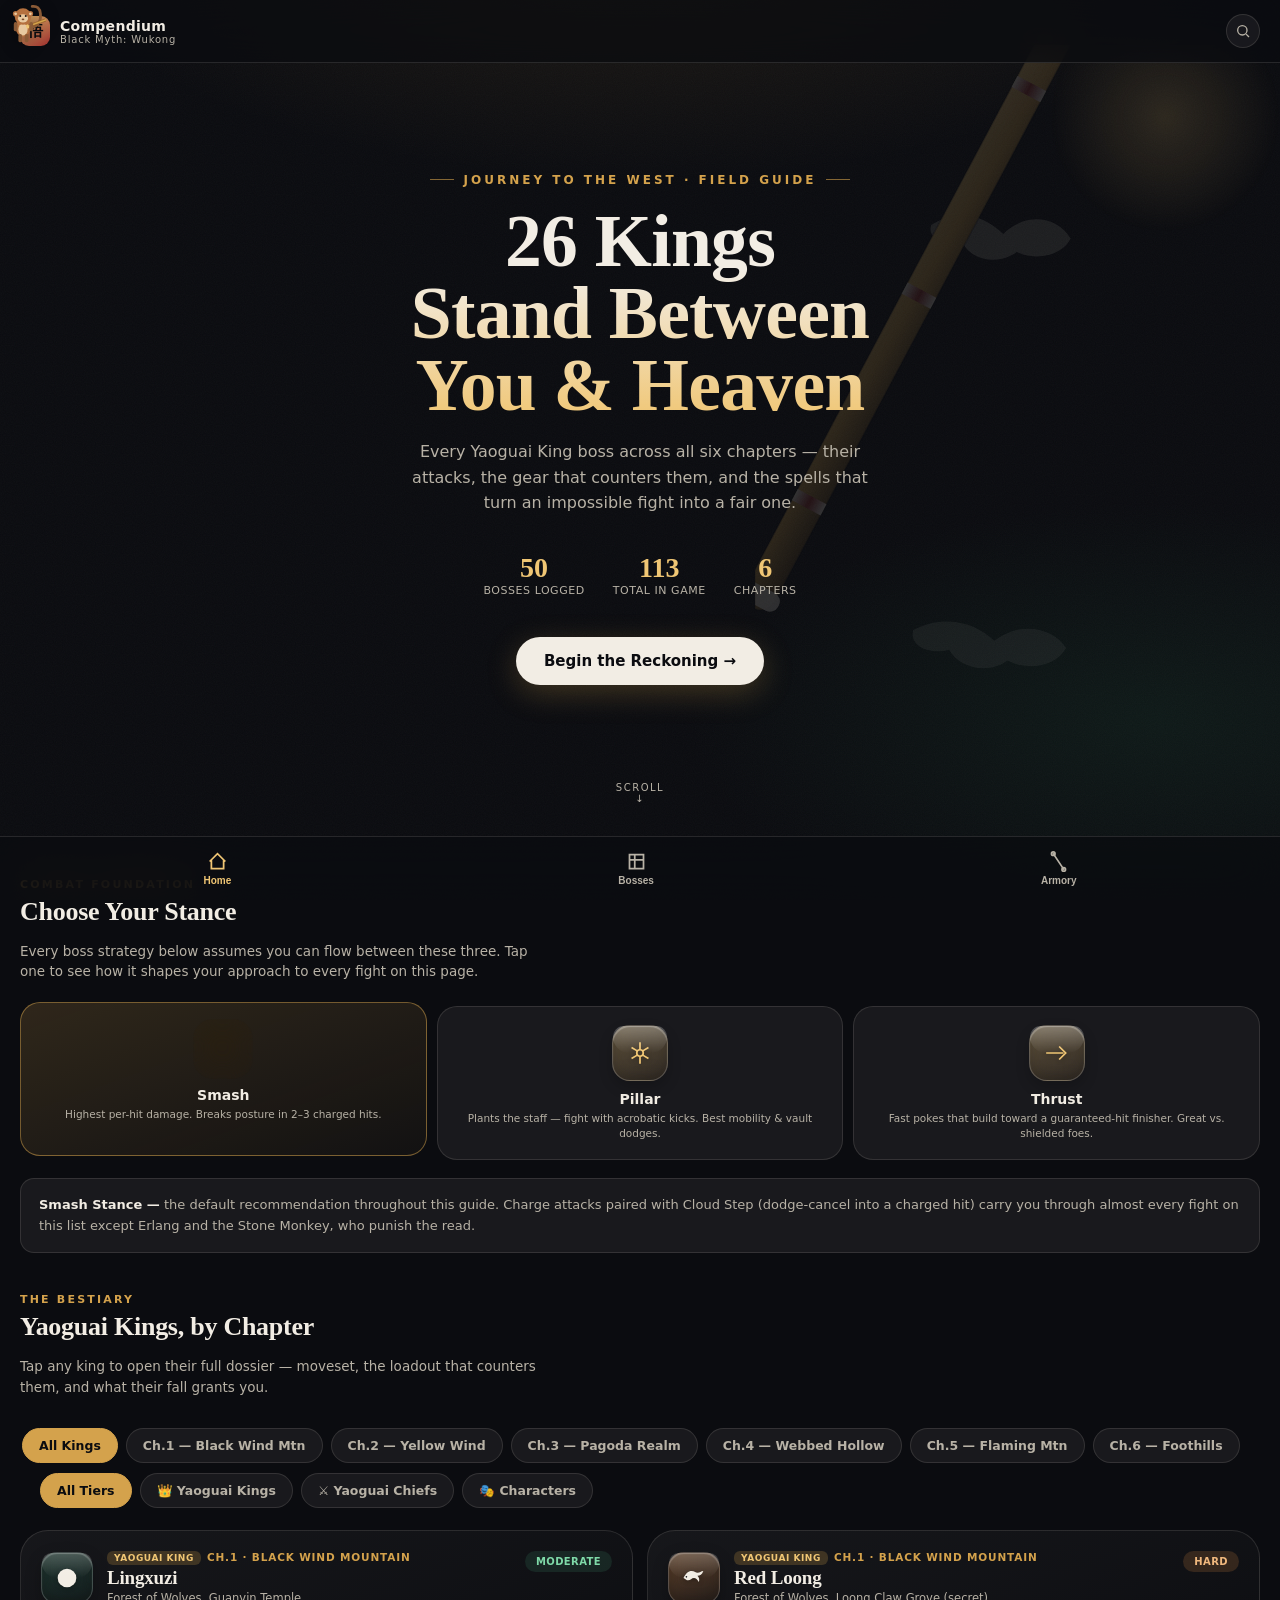
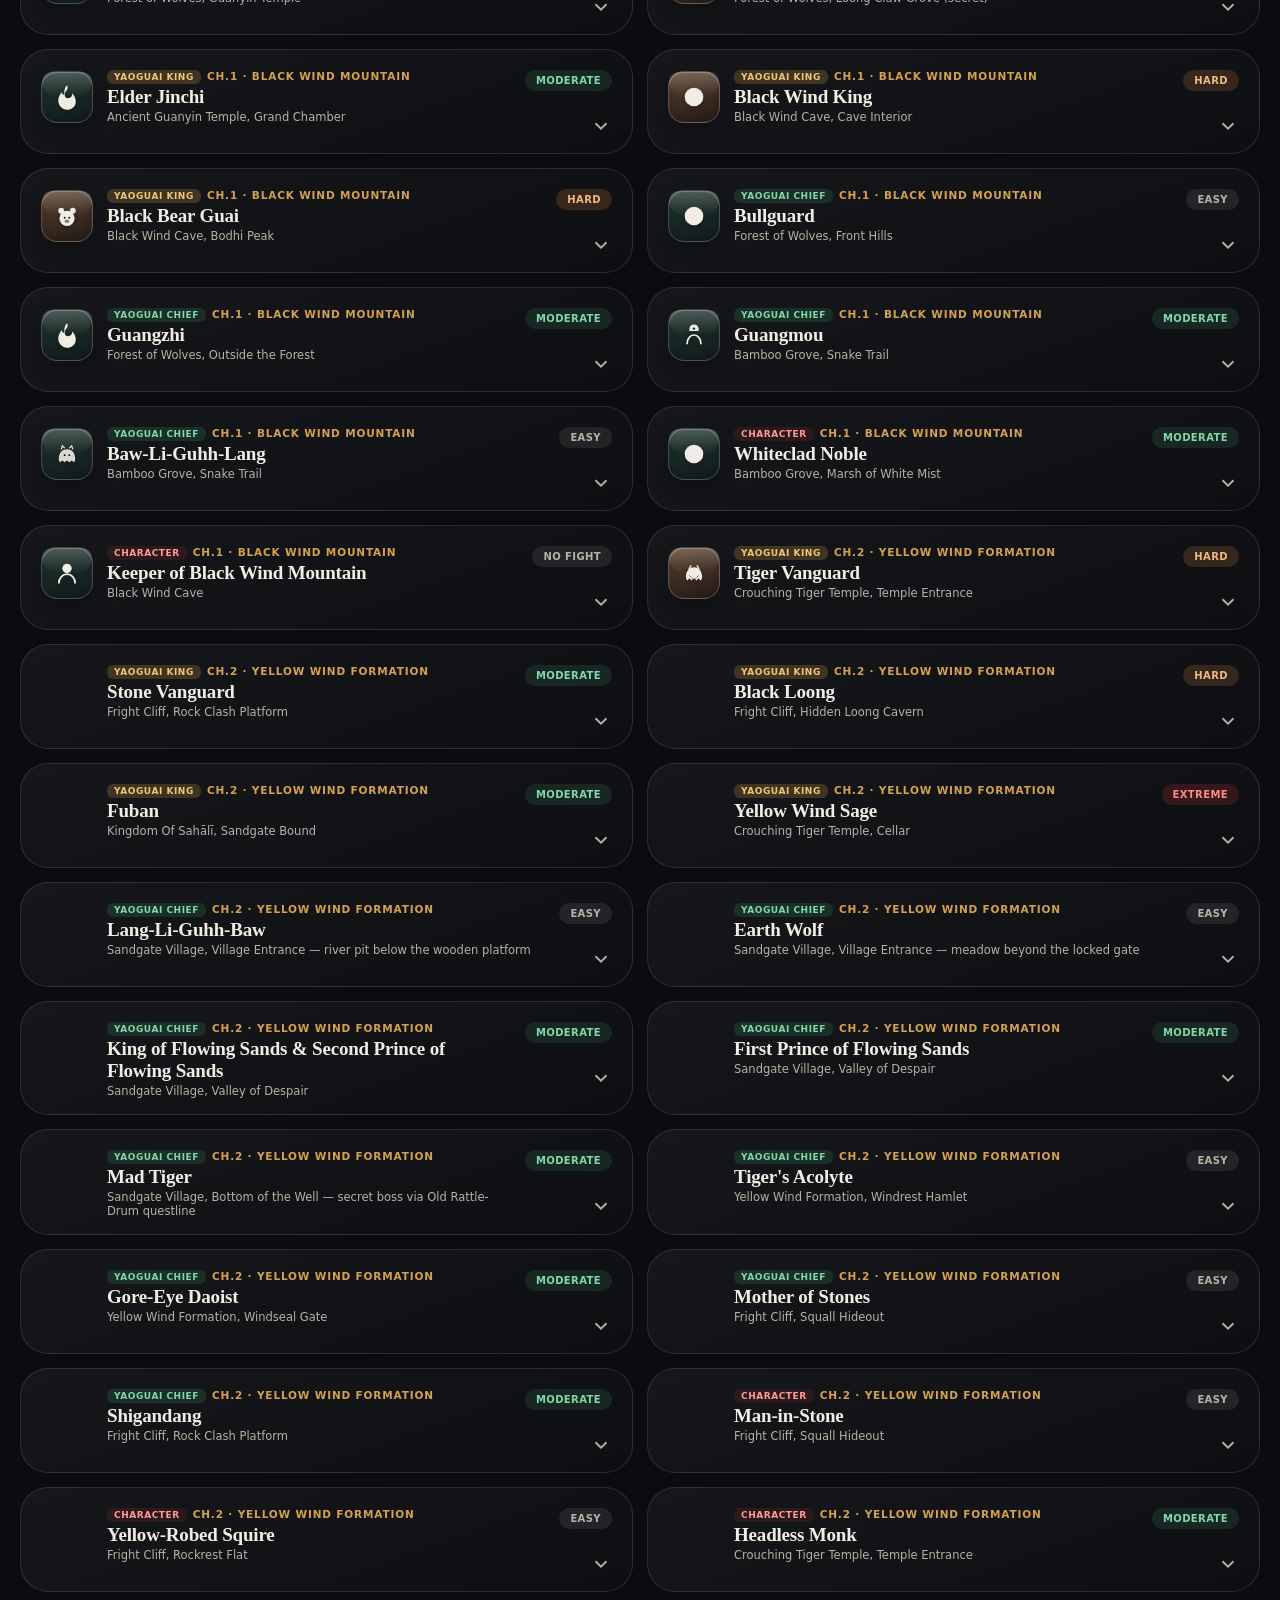
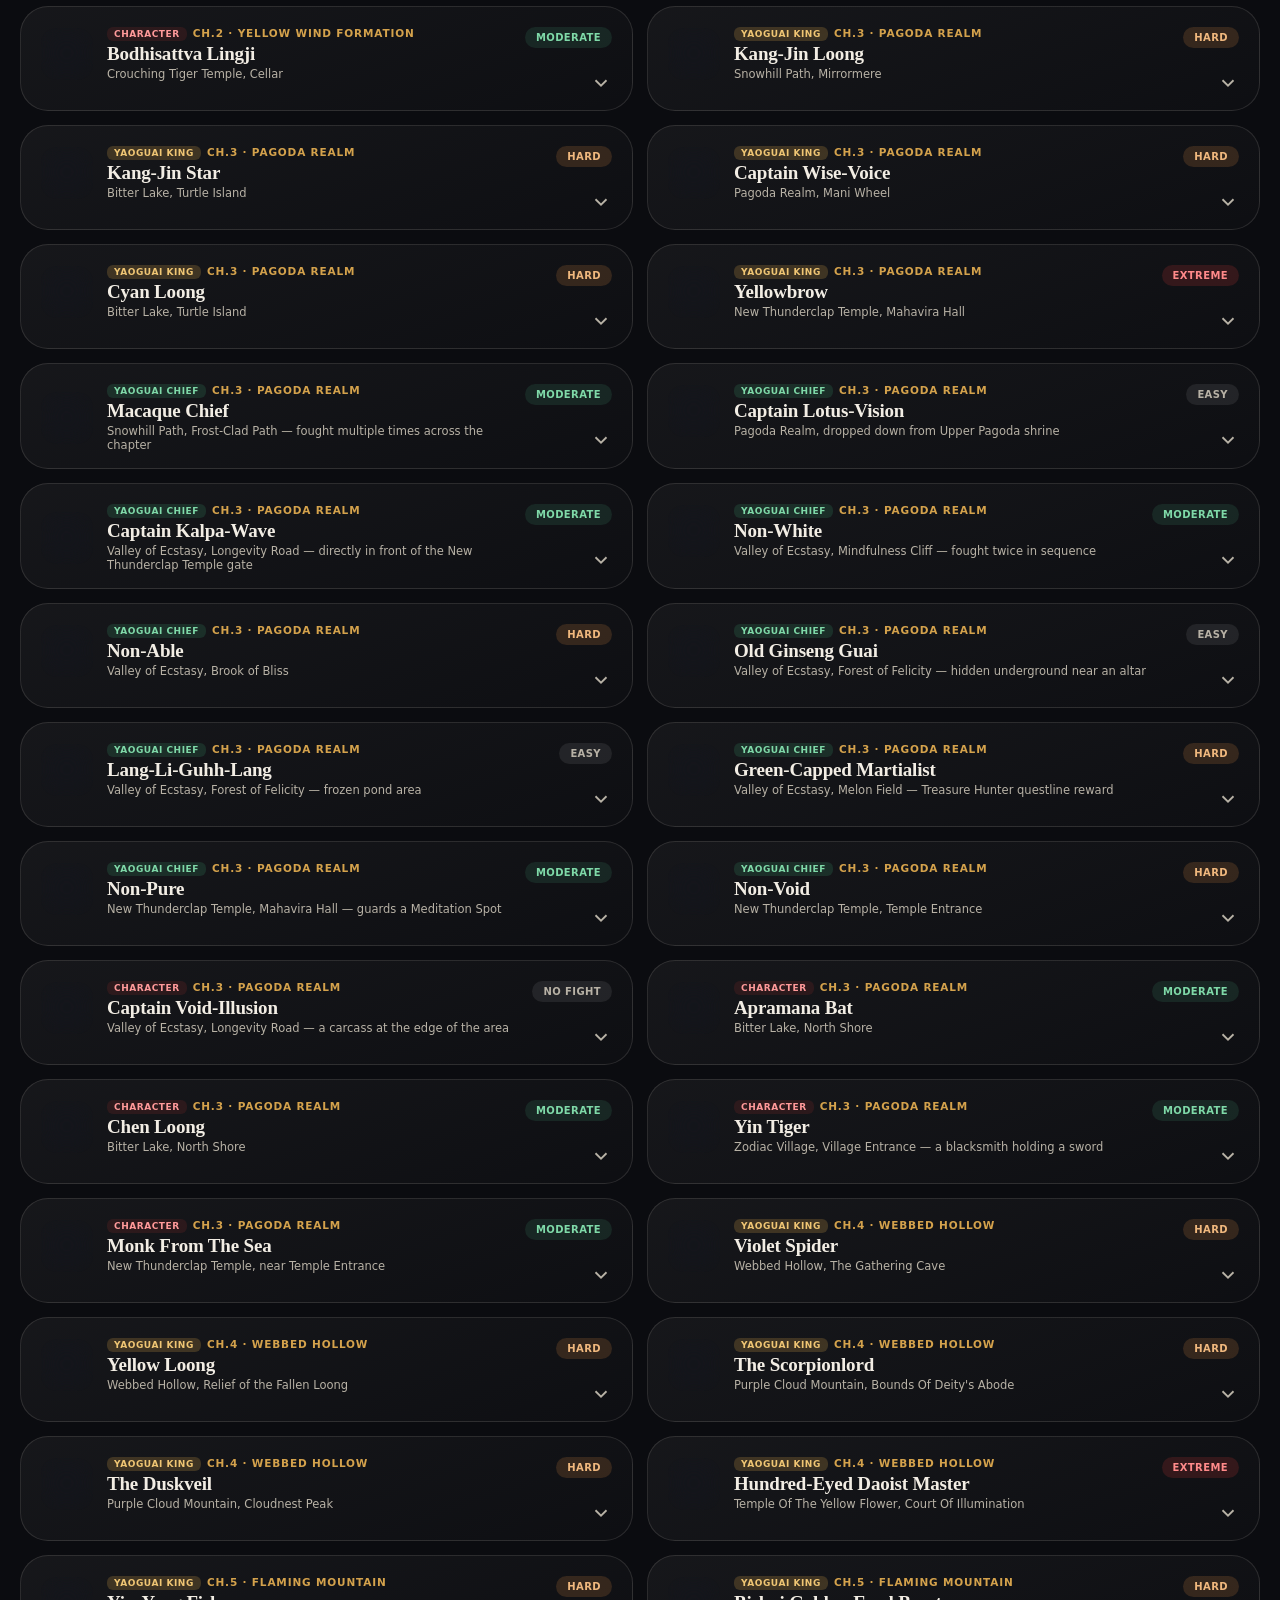
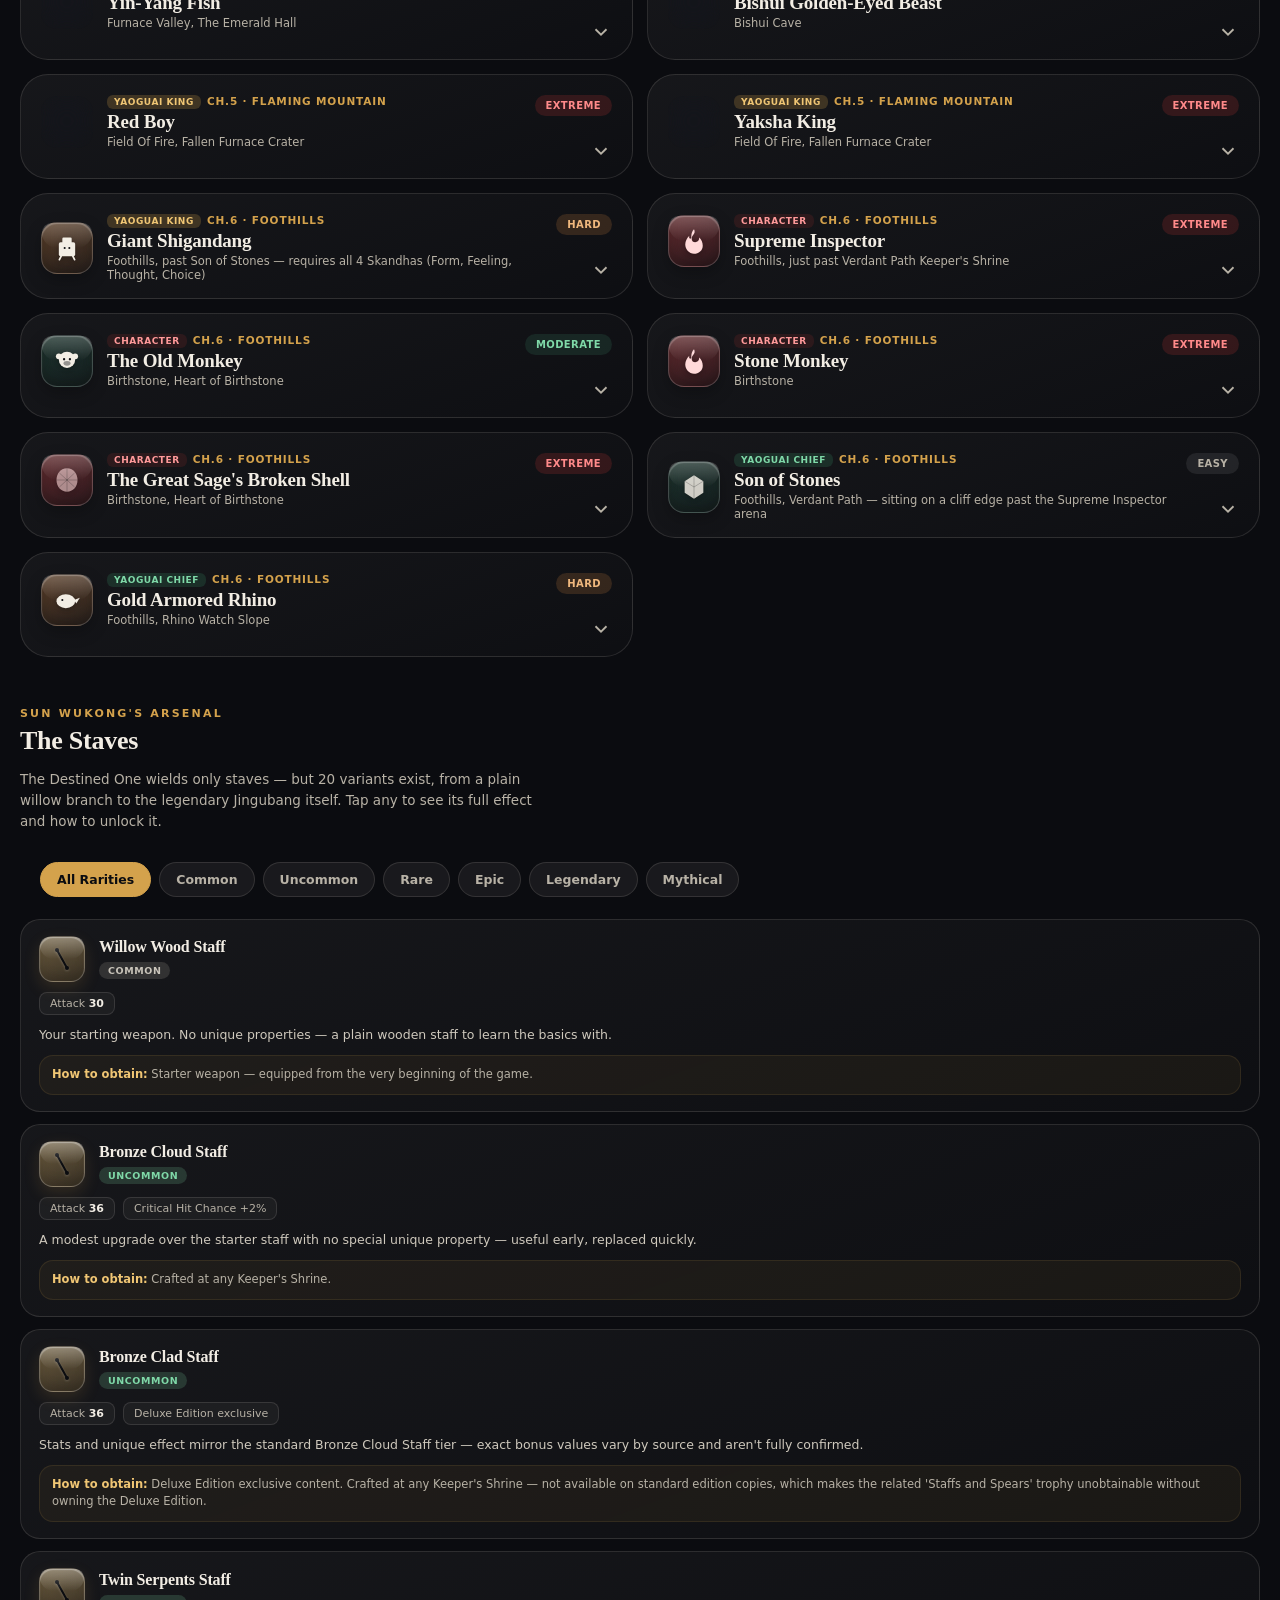
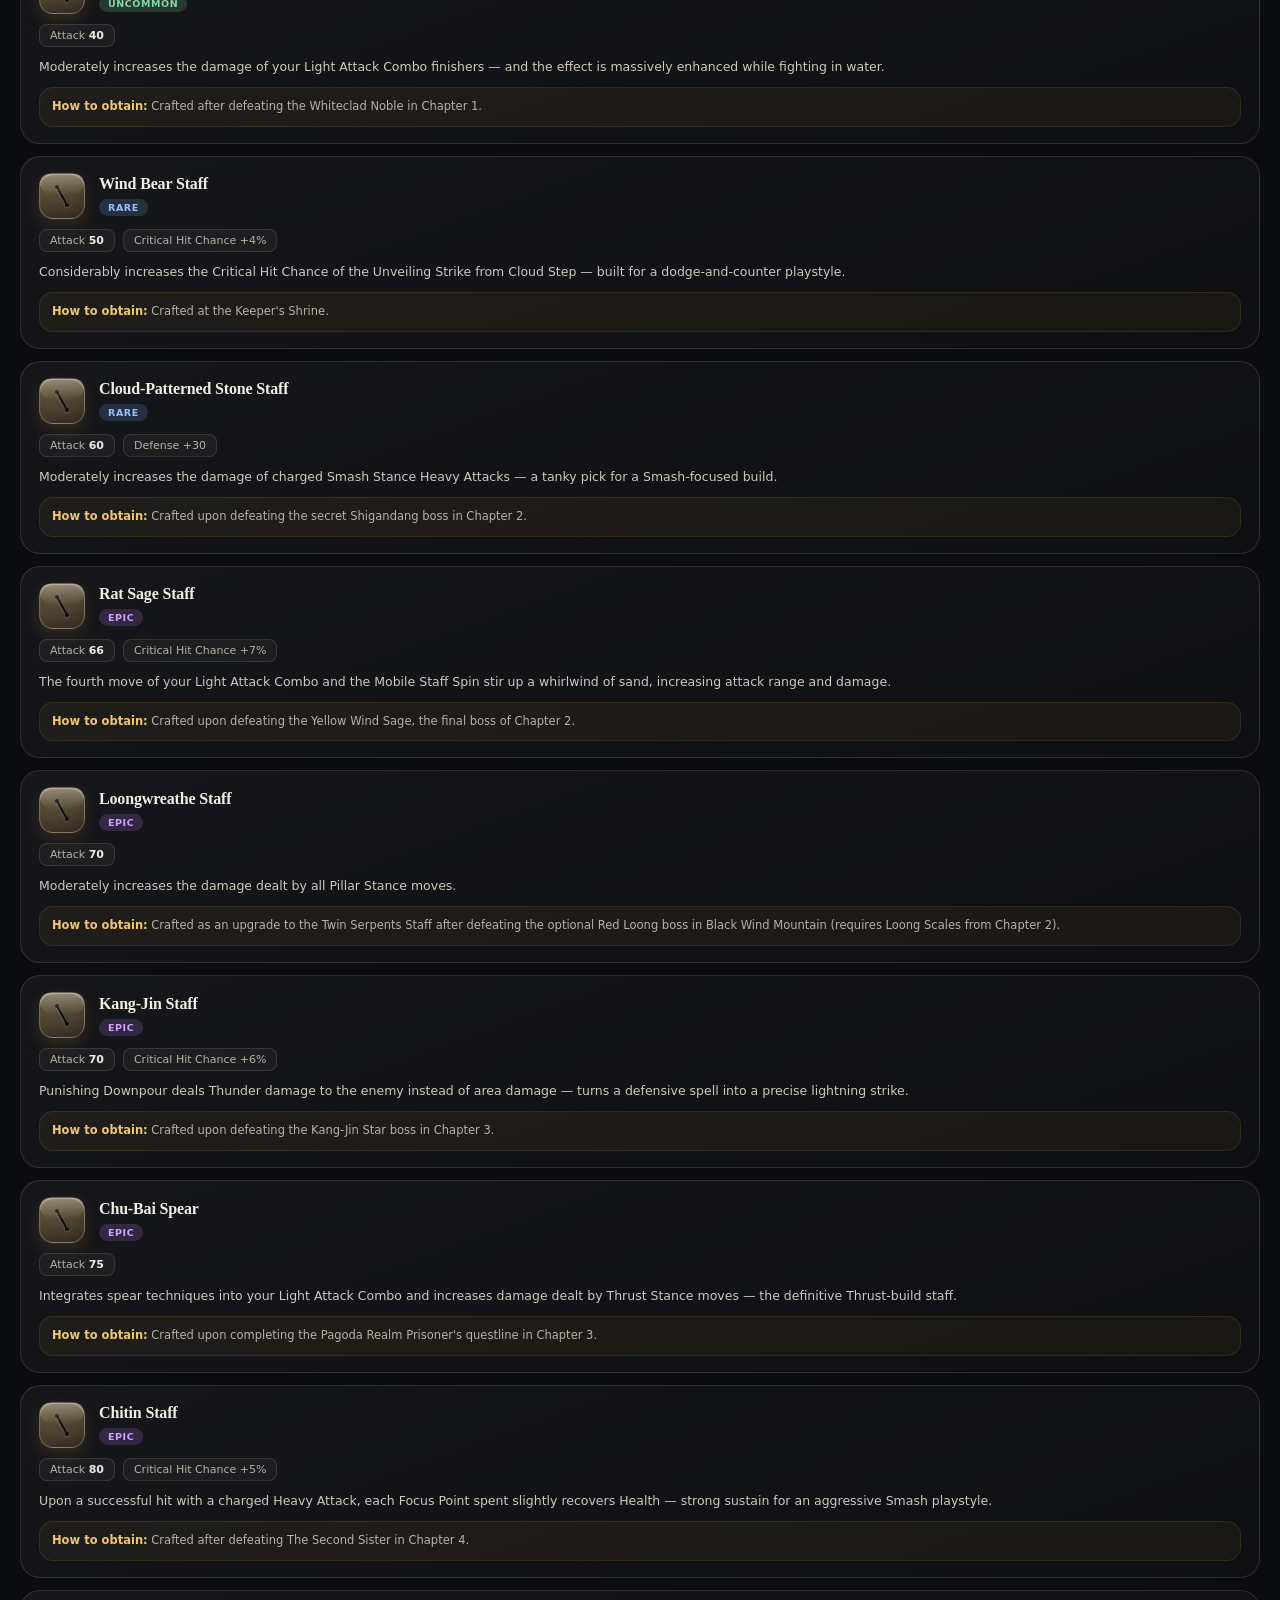
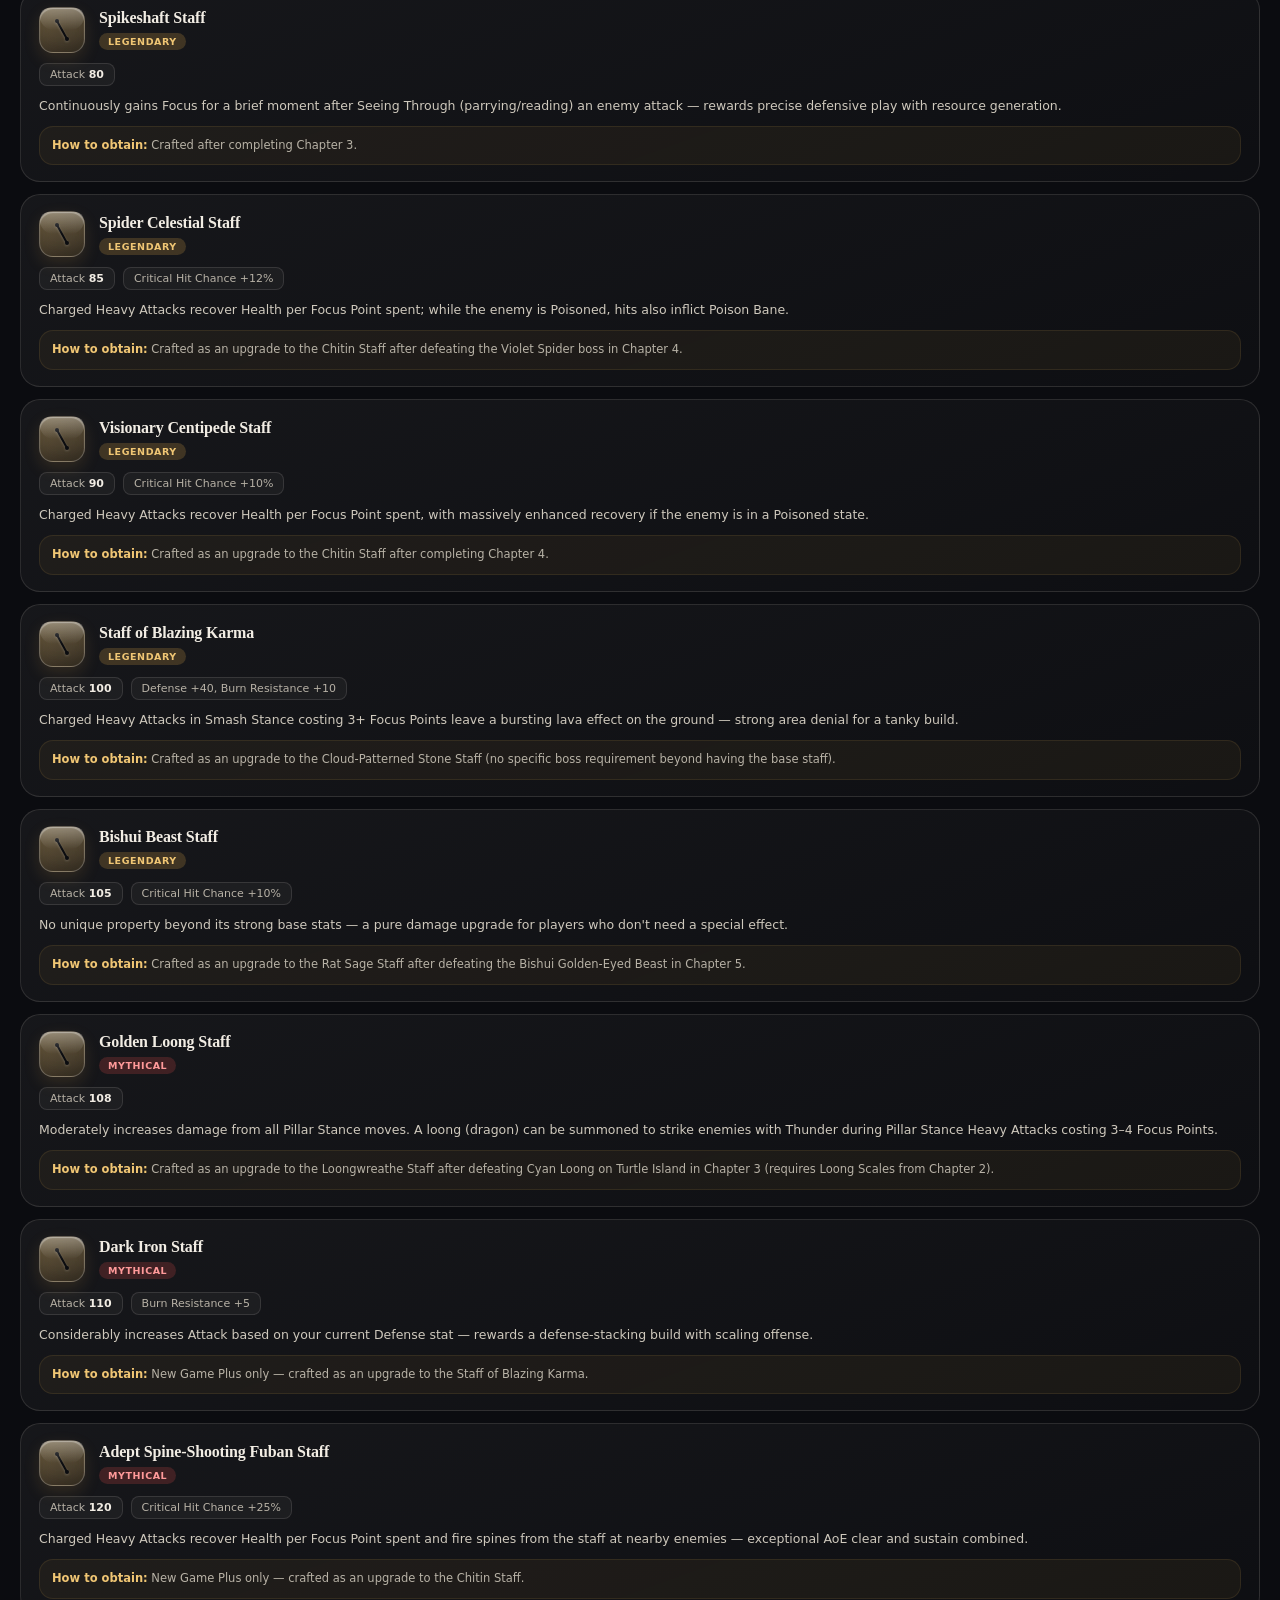
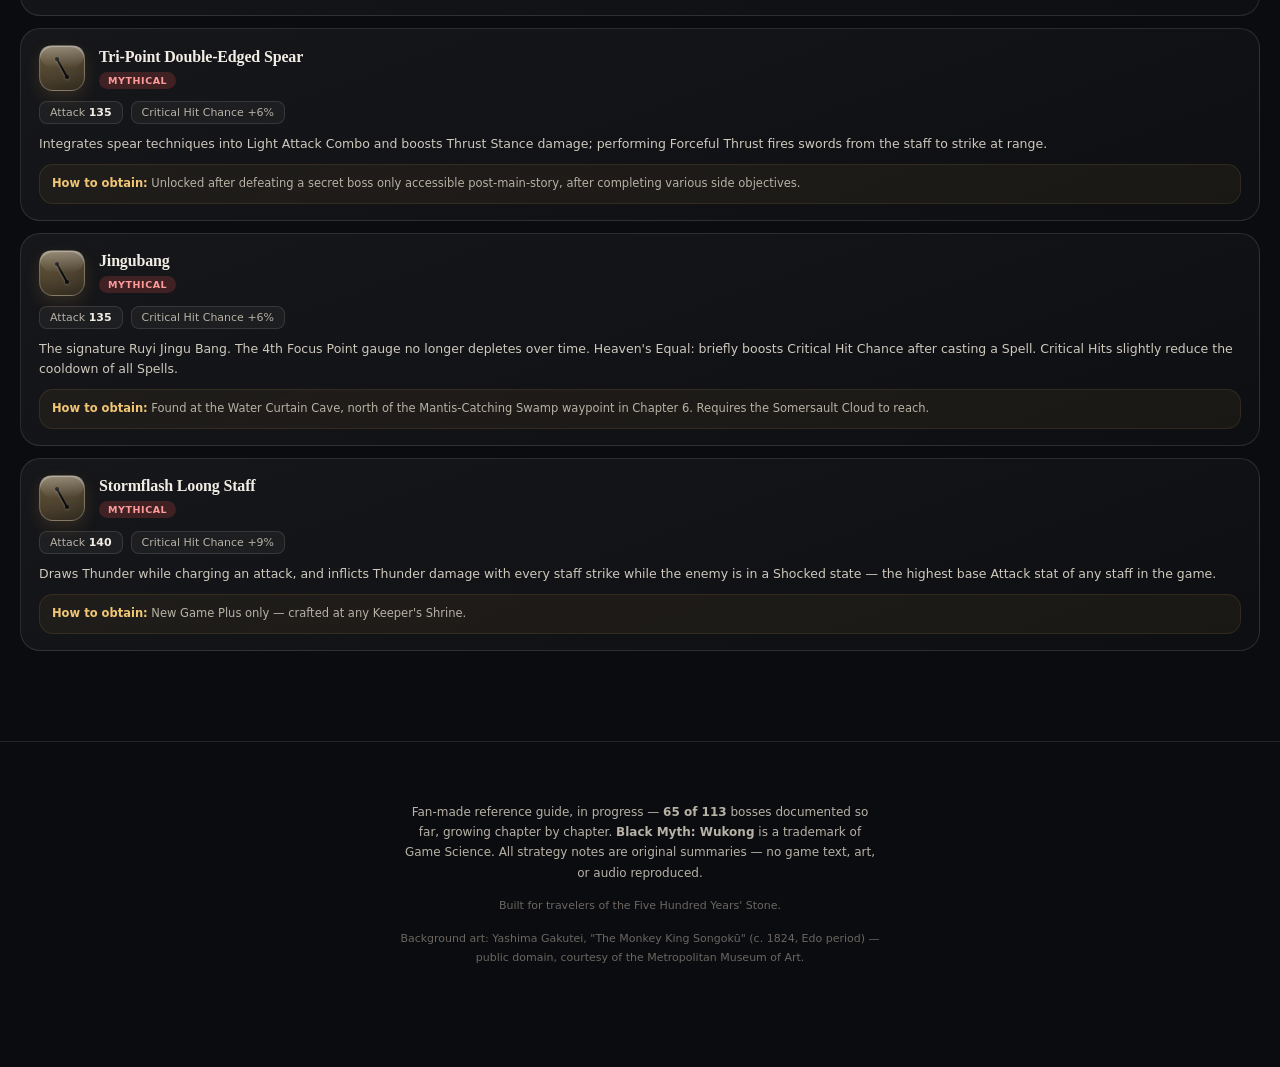
<file: wukong-compendium_7.html>
<!DOCTYPE html>
<html lang="en">
<head>
<meta charset="UTF-8">
<meta name="viewport" content="width=device-width, initial-scale=1.0, viewport-fit=cover">
<title>诸神录 · Compendium of Yaoguai Kings</title>
<style>
:root{
  --ink:#0B0C10;
  --ink-2:#14161B;
  --jade:#1B4332;
  --jade-light:#2D6A4F;
  --gold:#D4A24C;
  --gold-bright:#F0C674;
  --bone:#F2EDE4;
  --bone-dim:#B8B2A6;
  --cinnabar:#9B2C2C;
  --cinnabar-bright:#D14848;
  --glass:rgba(242,237,228,0.06);
  --glass-border:rgba(242,237,228,0.12);
  --r-lg:28px;
  --r-md:20px;
  --r-sm:14px;
}
*{box-sizing:border-box;-webkit-tap-highlight-color:transparent;}
html{scroll-behavior:smooth;}
body{
  margin:0;
  background:var(--ink);
  color:var(--bone);
  font-family:-apple-system,'SF Pro Text',"Inter",system-ui,sans-serif;
  overflow-x:hidden;
  -webkit-font-smoothing:antialiased;
}
@font-face{
  font-family:'DisplaySerif';
  src:local('Songti SC'),local('STSong'),local('Noto Serif SC');
}
.display{
  font-family:Georgia,'Songti SC','Noto Serif SC',serif;
  font-weight:700;
  letter-spacing:-0.01em;
}
::-webkit-scrollbar{width:0;height:0;}

/* ===== Background atmosphere ===== */
.atmosphere{
  position:fixed;inset:0;z-index:0;pointer-events:none;
  background:
    radial-gradient(ellipse 80% 50% at 50% -10%, rgba(212,162,76,0.12), transparent 60%),
    radial-gradient(ellipse 60% 40% at 90% 80%, rgba(27,67,50,0.25), transparent 60%),
    var(--ink);
}
.heritage-art{
  position:fixed;inset:0;z-index:0;pointer-events:none;
  background-image:url('https://cdn2.picryl.com/photo/1824/01/01/the-monkey-king-songoku-from-the-chinese-novel-journey-to-the-west-b0ac5a-1024.jpg');
  background-size:cover;
  background-position:center 20%;
  opacity:0.10;
  filter:sepia(40%) saturate(70%) brightness(0.7);
  mix-blend-mode:luminosity;
}
@media(max-width:640px){
  .heritage-art{opacity:0.07;background-position:center 10%;}
}
.grain{
  position:fixed;inset:0;z-index:1;pointer-events:none;opacity:0.035;
  background-image:url("data:image/svg+xml,%3Csvg xmlns='http://www.w3.org/2000/svg' width='100' height='100'%3E%3Cfilter id='n'%3E%3CfeTurbulence type='fractalNoise' baseFrequency='0.9' numOctaves='3' /%3E%3C/filter%3E%3Crect width='100%25' height='100%25' filter='url(%23n)'/%3E%3C/svg%3E");
}

/* ===== Staff watermark (original illustration, not game art) ===== */
.staff-watermark{
  position:fixed;top:0;right:0;z-index:0;pointer-events:none;
  width:min(70vw,640px);height:100vh;opacity:0.16;
  display:flex;align-items:center;justify-content:center;
  transform:translateX(18%);
}
.staff-watermark svg{width:100%;height:auto;max-height:90vh;}
@media(max-width:640px){
  .staff-watermark{opacity:0.10;width:90vw;transform:translateX(28%);}
}

/* ===== Top nav (iOS style) ===== */
.topnav{
  position:fixed;top:0;left:0;right:0;z-index:50;
  display:flex;align-items:center;justify-content:space-between;
  padding:14px 20px;
  backdrop-filter:blur(20px) saturate(150%);
  -webkit-backdrop-filter:blur(20px) saturate(150%);
  background:rgba(11,12,16,0.72);
  border-bottom:1px solid var(--glass-border);
}
.brand{display:flex;align-items:center;gap:10px;}
.brand-mark{
  width:30px;height:30px;border-radius:9px;
  background:linear-gradient(145deg,var(--gold-bright),var(--cinnabar));
  display:flex;align-items:center;justify-content:center;
  font-size:15px;font-weight:800;color:var(--ink);
}
.brand-text{font-size:14px;font-weight:600;letter-spacing:0.02em;}
.brand-text small{display:block;font-size:10px;color:var(--bone-dim);font-weight:400;letter-spacing:0.08em;}
.nav-search{
  width:34px;height:34px;border-radius:50%;
  background:var(--glass);border:1px solid var(--glass-border);
  display:flex;align-items:center;justify-content:center;
  color:var(--bone-dim);
}

/* ===== Hero ===== */
.hero{
  position:relative;z-index:2;
  min-height:92vh;
  display:flex;flex-direction:column;justify-content:center;align-items:center;
  text-align:center;
  padding:90px 24px 60px;
}
.hero-eyebrow{
  font-size:12px;letter-spacing:0.25em;text-transform:uppercase;
  color:var(--gold);font-weight:600;margin-bottom:18px;
  display:flex;align-items:center;gap:10px;
}
.hero-eyebrow::before,.hero-eyebrow::after{content:'';width:24px;height:1px;background:var(--gold);opacity:0.6;}
.hero h1{
  font-size:clamp(2.6rem,9vw,4.6rem);
  line-height:0.98;
  margin:0 0 18px;
  background:linear-gradient(180deg,var(--bone) 30%, var(--gold-bright) 100%);
  -webkit-background-clip:text;background-clip:text;color:transparent;
}
.hero p{
  max-width:480px;font-size:16px;line-height:1.6;color:var(--bone-dim);margin:0 0 36px;
}
.hero-stats{
  display:flex;gap:28px;margin-bottom:40px;
}
.hero-stat{text-align:center;}
.hero-stat .n{font-size:28px;font-weight:800;color:var(--gold-bright);font-family:Georgia,serif;}
.hero-stat .l{font-size:11px;color:var(--bone-dim);letter-spacing:0.05em;text-transform:uppercase;}
.hero-cta{
  display:inline-flex;align-items:center;gap:8px;
  padding:15px 28px;border-radius:100px;
  background:var(--bone);color:var(--ink);font-weight:600;font-size:15px;
  text-decoration:none;
  box-shadow:0 8px 30px rgba(212,162,76,0.25);
  transition:transform .25s cubic-bezier(.34,1.56,.64,1);
}
.hero-cta:active{transform:scale(0.95);}
.scroll-hint{
  position:absolute;bottom:24px;left:50%;transform:translateX(-50%);
  font-size:10px;color:var(--bone-dim);letter-spacing:0.15em;text-transform:uppercase;
  display:flex;flex-direction:column;align-items:center;gap:8px;
  animation:bob 2.4s ease-in-out infinite;
}
@keyframes bob{0%,100%{transform:translate(-50%,0);}50%{transform:translate(-50%,8px);}}

/* ===== Stance selector (signature element) ===== */
.stance-section{padding:50px 20px 30px;position:relative;z-index:2;}
.section-head{margin-bottom:24px;}
.section-head .eyebrow{font-size:11px;color:var(--gold);letter-spacing:0.2em;text-transform:uppercase;font-weight:600;}
.section-head h2{font-size:26px;margin:6px 0 8px;}
.section-head .sub{font-size:13.5px;color:var(--bone-dim);line-height:1.55;max-width:520px;}

.stance-grid{display:grid;grid-template-columns:repeat(3,1fr);gap:10px;margin-top:20px;}
.stance-card{
  position:relative;border-radius:var(--r-md);
  padding:18px 12px;text-align:center;cursor:pointer;
  background:var(--glass);border:1px solid var(--glass-border);
  transition:all .35s cubic-bezier(.34,1.2,.64,1);
}
.stance-card.active{
  background:linear-gradient(160deg, rgba(212,162,76,0.18), rgba(212,162,76,0.04));
  border-color:rgba(212,162,76,0.5);
  transform:translateY(-4px);
}
.stance-icon-wrap{
  position:relative;
  width:56px;height:56px;margin:0 auto 10px;border-radius:18px;
  display:flex;align-items:center;justify-content:center;
  background:linear-gradient(160deg, rgba(240,198,116,0.32), rgba(212,162,76,0.12));
  backdrop-filter:blur(12px) saturate(160%);
  -webkit-backdrop-filter:blur(12px) saturate(160%);
  border:1px solid rgba(255,255,255,0.18);
  box-shadow:
    inset 0 1px 1px rgba(255,255,255,0.3),
    inset 0 -6px 10px rgba(0,0,0,0.12),
    0 6px 14px rgba(0,0,0,0.2);
  overflow:visible;
  transition:transform .35s cubic-bezier(.34,1.2,.64,1), box-shadow .35s ease;
}
.stance-icon-wrap::before{
  content:'';position:absolute;top:0;left:0;right:0;height:50%;
  background:linear-gradient(180deg, rgba(255,255,255,0.28), rgba(255,255,255,0));
  border-radius:18px 18px 50% 50% / 18px 18px 100% 100%;
  pointer-events:none;
  z-index:2;
}
.stance-icon-wrap::after{
  content:'';position:absolute;inset:-14px;border-radius:50%;
  background:radial-gradient(circle, rgba(99,140,255,0.55), rgba(168,99,255,0.4) 45%, transparent 75%);
  opacity:0;filter:blur(6px);
  transition:opacity .4s ease;
  pointer-events:none;
  z-index:-1;
}
.stance-card:hover .stance-icon-wrap::after{opacity:1;}
.stance-card:hover .stance-icon-wrap{
  transform:translateY(-2px) scale(1.08);
  box-shadow:
    inset 0 1px 1px rgba(255,255,255,0.4),
    inset 0 -6px 10px rgba(0,0,0,0.1),
    0 4px 22px rgba(99,140,255,0.35),
    0 4px 22px rgba(168,99,255,0.25);
}
.stance-card.active .stance-icon-wrap{transform:scale(1.06);}
.stance-icon{position:relative;z-index:1;width:26px;height:26px;color:var(--gold-bright);filter:drop-shadow(0 1px 2px rgba(0,0,0,0.25));}

/* ===== Monkey companion ===== */
.monkey-companion{
  position:fixed;
  left:8px;
  top:50vh;
  z-index:60;
  width:46px;height:46px;
  pointer-events:auto;
  cursor:pointer;
  filter:drop-shadow(0 4px 8px rgba(0,0,0,0.4));
  will-change:left, top;
}
.monkey-inner{
  width:100%;height:100%;
  transition:transform .12s ease-out;
}
.monkey-companion svg{width:100%;height:100%;display:block;}
.monkey-companion.face-left .monkey-inner{transform:scaleX(-1);}

/* idle bob */
@keyframes monkeyIdle{
  0%,100%{transform:translateY(0) rotate(0deg);}
  50%{transform:translateY(-4px) rotate(-2deg);}
}
.monkey-companion.idle .monkey-inner{animation:monkeyIdle 1.8s ease-in-out infinite;}

/* walking / running limb swing */
@keyframes legSwingL{0%,100%{transform:rotate(28deg);}50%{transform:rotate(-28deg);}}
@keyframes legSwingR{0%,100%{transform:rotate(-28deg);}50%{transform:rotate(28deg);}}
@keyframes armSwingL{0%,100%{transform:rotate(-20deg);}50%{transform:rotate(20deg);}}
@keyframes armSwingR{0%,100%{transform:rotate(20deg);}50%{transform:rotate(-20deg);}}
.monkey-companion.walking .leg-l,
.monkey-companion.running .leg-l,
.monkey-companion.fleeing .leg-l{transform-origin:50px 78px;animation:legSwingL 0.4s ease-in-out infinite;}
.monkey-companion.walking .leg-r,
.monkey-companion.running .leg-r,
.monkey-companion.fleeing .leg-r{transform-origin:62px 78px;animation:legSwingR 0.4s ease-in-out infinite;}
.monkey-companion.running .leg-l,
.monkey-companion.fleeing .leg-l{animation-duration:0.18s;}
.monkey-companion.running .leg-r,
.monkey-companion.fleeing .leg-r{animation-duration:0.18s;}
.monkey-companion.walking .arm-l{transform-origin:38px 50px;animation:armSwingR 0.4s ease-in-out infinite;}
.monkey-companion.walking .arm-r{transform-origin:74px 50px;animation:armSwingL 0.4s ease-in-out infinite;}
.monkey-companion.fleeing .arm-l,
.monkey-companion.fleeing .arm-r{transform-origin:38px 48px;animation:armSwingR 0.18s ease-in-out infinite;}

/* staff swing attack */
.monkey-staff{transform-origin:74px 52px;transform:rotate(70deg);transition:transform .08s ease-out;}
@keyframes staffSwing{
  0%{transform:rotate(70deg);}
  35%{transform:rotate(-50deg);}
  60%{transform:rotate(20deg);}
  100%{transform:rotate(70deg);}
}
.monkey-companion.attacking .monkey-staff{animation:staffSwing 0.35s ease-in-out 2;}
.monkey-companion.attacking .arm-r{transform-origin:74px 50px;animation:armSwingL 0.35s ease-in-out 2;}
@keyframes attackHop{
  0%,100%{transform:translateY(0);}
  50%{transform:translateY(-8px);}
}
.monkey-companion.attacking .monkey-inner{animation:attackHop 0.35s ease-in-out 2;}

/* scratching head — silly reaction */
@keyframes scratchHead{
  0%,100%{transform:rotate(0deg) translateY(0);}
  20%{transform:rotate(-15deg) translateY(-6px);}
  40%{transform:rotate(10deg) translateY(-2px);}
  60%{transform:rotate(-12deg) translateY(-6px);}
  80%{transform:rotate(8deg) translateY(-1px);}
}
.monkey-companion.scratch .arm-r{transform-origin:74px 50px;animation:scratchHead 0.6s ease-in-out infinite;}
.monkey-companion.scratch .head{animation:monkeyIdle 0.6s ease-in-out infinite;}

/* dizzy spin — silly reaction */
@keyframes dizzySpin{0%{transform:rotate(0deg);}100%{transform:rotate(360deg);}}
.monkey-companion.dizzy .monkey-inner{animation:dizzySpin 0.5s linear 3;}

/* excited jump — silly reaction */
@keyframes excitedJump{
  0%,100%{transform:translateY(0) scale(1);}
  30%{transform:translateY(-22px) scale(1.05,0.95);}
  50%{transform:translateY(-26px) scale(0.95,1.08);}
  70%{transform:translateY(-10px) scale(1.05,0.95);}
}
.monkey-companion.jump .monkey-inner{animation:excitedJump 0.55s ease-out 2;}

/* dazed/excited markers */
.monkey-stars{
  position:absolute;top:-16px;left:50%;
  transform:translateX(-50%);
  font-size:14px;
  opacity:0;
  white-space:nowrap;
  transition:opacity .2s ease;
  pointer-events:none;
}
.monkey-companion.dizzy .monkey-stars,
.monkey-companion.scratch .monkey-stars,
.monkey-companion.fleeing .monkey-stars{opacity:1;}

@media(max-width:640px){
  .monkey-companion{width:36px;height:36px;}
}
.stance-card h3{font-size:14px;margin:0 0 4px;font-weight:700;}
.stance-card p{font-size:10.5px;color:var(--bone-dim);margin:0;line-height:1.4;}
.stance-note{
  margin-top:18px;padding:16px 18px;border-radius:var(--r-sm);
  background:var(--glass);border:1px solid var(--glass-border);
  font-size:13px;line-height:1.6;color:var(--bone-dim);
}
.stance-note b{color:var(--bone);}

/* ===== Chapter filter pills ===== */
.filter-row{
  display:flex;gap:8px;overflow-x:auto;padding:0 20px 4px;margin:30px 0 6px;
  scroll-snap-type:x proximity;
}
.filter-row::-webkit-scrollbar{display:none;}
.pill{
  flex:0 0 auto;padding:9px 16px;border-radius:100px;font-size:12.5px;font-weight:600;
  background:var(--glass);border:1px solid var(--glass-border);color:var(--bone-dim);
  white-space:nowrap;cursor:pointer;transition:all .2s;
  scroll-snap-align:start;
}
.pill.active{background:var(--gold);color:var(--ink);border-color:var(--gold);}

/* ===== Boss grid / cards ===== */
.boss-section{padding:10px 20px 40px;position:relative;z-index:2;}
.boss-grid{display:grid;grid-template-columns:1fr;gap:14px;margin-top:18px;}
.boss-card{
  border-radius:var(--r-lg);
  background:linear-gradient(160deg, rgba(242,237,228,0.05), rgba(242,237,228,0.015));
  border:1px solid var(--glass-border);
}
.boss-card.hidden{display:none;}
.boss-top{
  padding:20px 20px 16px;
  display:flex;justify-content:space-between;align-items:flex-start;
  gap:14px;
  cursor:pointer;
}
.boss-id{display:flex;align-items:center;gap:14px;}
.boss-glyph{
  position:relative;
  flex:0 0 auto;width:52px;height:52px;border-radius:16px;
  display:flex;align-items:center;justify-content:center;font-size:22px;
  background:linear-gradient(160deg, rgba(45,106,79,0.35), rgba(27,67,50,0.18));
  backdrop-filter:blur(12px) saturate(160%);
  -webkit-backdrop-filter:blur(12px) saturate(160%);
  border:1px solid rgba(255,255,255,0.18);
  box-shadow:
    inset 0 1px 1px rgba(255,255,255,0.25),
    inset 0 -6px 10px rgba(0,0,0,0.15),
    0 6px 16px rgba(0,0,0,0.25);
  overflow:visible;
  transition:transform .35s cubic-bezier(.34,1.4,.64,1), box-shadow .35s ease;
}
.boss-glyph::before{
  content:'';position:absolute;top:0;left:0;right:0;height:50%;
  background:linear-gradient(180deg, rgba(255,255,255,0.22), rgba(255,255,255,0));
  border-radius:16px 16px 50% 50% / 16px 16px 100% 100%;
  pointer-events:none;
  z-index:2;
}
.boss-glyph::after{
  content:'';position:absolute;inset:-14px;border-radius:50%;
  background:radial-gradient(circle, rgba(99,140,255,0.55), rgba(168,99,255,0.4) 45%, transparent 75%);
  opacity:0;filter:blur(6px);
  transition:opacity .4s ease;
  pointer-events:none;
  z-index:-1;
}
.boss-top:hover .boss-glyph::after{opacity:1;}
.boss-top:hover .boss-glyph{
  transform:translateY(-2px) scale(1.05);
  box-shadow:
    inset 0 1px 1px rgba(255,255,255,0.35),
    inset 0 -6px 10px rgba(0,0,0,0.12),
    0 4px 22px rgba(99,140,255,0.35),
    0 4px 22px rgba(168,99,255,0.25);
}
.boss-card[data-difficulty="extreme"] .boss-glyph{background:linear-gradient(160deg, rgba(212,74,74,0.4), rgba(155,44,44,0.18));}
.boss-card[data-difficulty="hard"] .boss-glyph{background:linear-gradient(160deg, rgba(201,127,62,0.38), rgba(138,85,39,0.16));}
.tier-badge{
  display:inline-block;font-size:9px;font-weight:800;letter-spacing:0.06em;text-transform:uppercase;
  padding:2px 7px;border-radius:6px;margin-right:6px;vertical-align:middle;
}
.tier-badge.king{background:rgba(212,162,76,0.22);color:var(--gold-bright);}
.tier-badge.chief{background:rgba(45,106,79,0.3);color:#7fd9a8;}
.tier-badge.character{background:rgba(155,44,44,0.18);color:#ff9a9a;}
.boss-name-wrap .chapter-tag{font-size:10.5px;color:var(--gold);letter-spacing:0.08em;text-transform:uppercase;font-weight:600;}

/* ===== Boss icon (SVG, replaces plain glyph text) ===== */
.boss-glyph svg{position:relative;z-index:1;width:28px;height:28px;color:var(--bone);filter:drop-shadow(0 1px 2px rgba(0,0,0,0.3));}
.boss-card[data-difficulty="extreme"] .boss-glyph svg{color:#ffd9d9;}

/* ===== Armory / Weapons section ===== */
.armory-section{padding:10px 20px 50px;position:relative;z-index:2;}
.weapon-grid{display:grid;grid-template-columns:1fr;gap:12px;margin-top:18px;}
.weapon-card{
  border-radius:var(--r-md);
  background:linear-gradient(160deg, rgba(242,237,228,0.05), rgba(242,237,228,0.015));
  border:1px solid var(--glass-border);
  padding:16px 18px;
}
.weapon-top{display:flex;align-items:center;gap:14px;margin-bottom:10px;}
.weapon-icon{
  position:relative;
  flex:0 0 auto;width:46px;height:46px;border-radius:14px;
  display:flex;align-items:center;justify-content:center;
  background:linear-gradient(160deg, rgba(240,198,116,0.4), rgba(212,162,76,0.18));
  backdrop-filter:blur(12px) saturate(160%);
  -webkit-backdrop-filter:blur(12px) saturate(160%);
  border:1px solid rgba(255,255,255,0.22);
  box-shadow:
    inset 0 1px 1px rgba(255,255,255,0.35),
    inset 0 -6px 10px rgba(0,0,0,0.1),
    0 6px 16px rgba(212,162,76,0.15);
  overflow:visible;
  transition:transform .35s cubic-bezier(.34,1.4,.64,1), box-shadow .35s ease;
}
.weapon-icon::before{
  content:'';position:absolute;top:0;left:0;right:0;height:50%;
  background:linear-gradient(180deg, rgba(255,255,255,0.3), rgba(255,255,255,0));
  border-radius:14px 14px 50% 50% / 14px 14px 100% 100%;
  pointer-events:none;
  z-index:2;
}
.weapon-icon::after{
  content:'';position:absolute;inset:-12px;border-radius:50%;
  background:radial-gradient(circle, rgba(99,140,255,0.55), rgba(168,99,255,0.4) 45%, transparent 75%);
  opacity:0;filter:blur(6px);
  transition:opacity .4s ease;
  pointer-events:none;
  z-index:-1;
}
.weapon-card:hover .weapon-icon::after{opacity:1;}
.weapon-card:hover .weapon-icon{
  transform:translateY(-2px) scale(1.05);
  box-shadow:
    inset 0 1px 1px rgba(255,255,255,0.4),
    inset 0 -6px 10px rgba(0,0,0,0.08),
    0 4px 22px rgba(99,140,255,0.35),
    0 4px 22px rgba(168,99,255,0.25);
}
.weapon-icon svg{position:relative;z-index:1;width:24px;height:24px;color:var(--ink);filter:drop-shadow(0 1px 1px rgba(255,255,255,0.2));}
.weapon-name-wrap{flex:1;min-width:0;}
.weapon-name-wrap h4{margin:0 0 3px;font-size:16px;font-family:Georgia,'Songti SC',serif;font-weight:700;}
.rarity-pill{
  display:inline-block;font-size:9.5px;font-weight:800;letter-spacing:0.06em;text-transform:uppercase;
  padding:3px 9px;border-radius:100px;

}
.rarity-common{background:rgba(184,178,166,0.18);color:#c9c4ba;}
.rarity-uncommon{background:rgba(127,217,168,0.18);color:#7fd9a8;}
.rarity-rare{background:rgba(110,168,255,0.18);color:#9bbfff;}
.rarity-epic{background:rgba(186,120,255,0.18);color:#cfa3ff;}
.rarity-legendary{background:rgba(212,162,76,0.22);color:var(--gold-bright);}
.rarity-mythical{background:rgba(212,74,74,0.22);color:#ff9a9a;}
.weapon-stats{display:flex;gap:8px;margin-bottom:10px;flex-wrap:wrap;}
.stat-chip{font-size:11px;padding:4px 10px;border-radius:8px;background:rgba(255,255,255,0.04);color:var(--bone-dim);border:1px solid var(--glass-border);}
.stat-chip b{color:var(--bone);}
.weapon-effect{font-size:12.5px;line-height:1.6;color:#cfc9bd;margin:0 0 10px;}
.weapon-source{font-size:11.5px;line-height:1.55;color:var(--bone-dim);padding:10px 12px;border-radius:var(--r-sm);background:rgba(212,162,76,0.06);border:1px solid rgba(212,162,76,0.12);}
.weapon-source b{color:var(--gold-bright);}
.boss-name-wrap h3{margin:2px 0 2px;font-size:19px;font-family:Georgia,'Songti SC',serif;font-weight:700;}
.boss-name-wrap .loc{font-size:11.5px;color:var(--bone-dim);}
.difficulty-badge{
  flex:0 0 auto;padding:5px 11px;border-radius:100px;font-size:10px;font-weight:700;
  text-transform:uppercase;letter-spacing:0.04em;
  background:rgba(255,255,255,0.08);color:var(--bone-dim);
}
.boss-card[data-difficulty="extreme"] .difficulty-badge{background:rgba(155,44,44,0.25);color:#ff8a8a;}
.boss-card[data-difficulty="hard"] .difficulty-badge{background:rgba(201,127,62,0.2);color:#f0b87e;}
.boss-card[data-difficulty="moderate"] .difficulty-badge{background:rgba(45,106,79,0.25);color:#7fd9a8;}

.chevron{
  width:22px;height:22px;color:var(--bone-dim);
  transition:transform .35s cubic-bezier(.5,0,.2,1);flex:0 0 auto;margin-top:14px;
}
.boss-card.open .chevron{transform:rotate(180deg);}

.boss-body{
  max-height:0;overflow:hidden;
  transition:max-height .45s cubic-bezier(.5,0,.2,1);
}
.boss-card.open .boss-body{max-height:2400px;}
.boss-body-inner{padding:0 20px 24px;}

.desc{font-size:13.5px;line-height:1.65;color:#cfc9bd;margin:0 0 18px;}

.tag-row{display:flex;flex-wrap:wrap;gap:6px;margin-bottom:18px;}
.tag{
  font-size:11px;padding:5px 10px;border-radius:8px;
  background:rgba(212,162,76,0.12);color:var(--gold-bright);
  border:1px solid rgba(212,162,76,0.2);font-weight:600;
}
.tag.danger{background:rgba(155,44,44,0.15);color:#ff9a9a;border-color:rgba(155,44,44,0.25);}

.loadout-grid{display:grid;grid-template-columns:1fr 1fr;gap:10px;margin-bottom:16px;}
.loadout-box{
  background:rgba(255,255,255,0.03);border:1px solid var(--glass-border);
  border-radius:var(--r-sm);padding:12px 14px;
}
.loadout-box .lbl{font-size:9.5px;text-transform:uppercase;letter-spacing:0.08em;color:var(--gold);font-weight:700;margin-bottom:6px;display:flex;align-items:center;gap:5px;}
.loadout-box ul{margin:0;padding:0;list-style:none;}
.loadout-box li{font-size:12px;color:#dcd6c9;line-height:1.55;padding-left:12px;position:relative;margin-bottom:3px;}
.loadout-box li::before{content:'';position:absolute;left:0;top:8px;width:4px;height:4px;border-radius:50%;background:var(--gold);}

.phase-block{margin-bottom:14px;}
.phase-block .lbl{font-size:9.5px;text-transform:uppercase;letter-spacing:0.08em;color:#ff9a9a;font-weight:700;margin-bottom:6px;}
.phase-block p{font-size:12.5px;color:#cfc9bd;line-height:1.6;margin:0;}

.reward-strip{
  display:flex;align-items:center;gap:10px;margin-top:14px;
  padding:12px 14px;border-radius:var(--r-sm);
  background:linear-gradient(120deg, rgba(212,162,76,0.08), transparent);
  border:1px solid rgba(212,162,76,0.15);
}
.reward-strip .ic{font-size:18px;}
.reward-strip .txt{font-size:12px;color:var(--bone-dim);line-height:1.5;}
.reward-strip .txt b{color:var(--gold-bright);}

/* ===== Footer ===== */
.footer{
  position:relative;z-index:2;padding:60px 24px 100px;text-align:center;
  border-top:1px solid var(--glass-border);margin-top:40px;
}
.footer p{font-size:12px;color:var(--bone-dim);line-height:1.7;max-width:480px;margin:0 auto;}
.footer .credit{margin-top:14px;font-size:11px;color:#6b6660;}

/* ===== Bottom tab bar (iOS) ===== */
.tabbar{
  position:fixed;bottom:0;left:0;right:0;z-index:50;
  display:flex;justify-content:space-around;
  padding:10px 10px calc(10px + env(safe-area-inset-bottom));
  backdrop-filter:blur(24px) saturate(160%);
  -webkit-backdrop-filter:blur(24px) saturate(160%);
  background:rgba(11,12,16,0.78);
  border-top:1px solid var(--glass-border);
}
.tab{
  display:flex;flex-direction:column;align-items:center;gap:3px;
  color:var(--bone-dim);font-size:10px;font-weight:600;
  background:none;border:none;padding:4px 16px;cursor:pointer;
}
.tab.active{color:var(--gold-bright);}
.tab svg{width:21px;height:21px;}

@media(min-width:680px){
  .boss-grid{grid-template-columns:1fr 1fr;}
  .loadout-grid{grid-template-columns:1fr 1fr 1fr;}
}
</style>
</head>
<body>

<div class="atmosphere"></div>
<div class="heritage-art"></div>
<div class="grain"></div>
<div class="staff-watermark">
  <svg viewBox="0 0 400 900" fill="none" xmlns="http://www.w3.org/2000/svg">
    <defs>
      <linearGradient id="staffBody" x1="0%" y1="0%" x2="100%" y2="100%">
        <stop offset="0%" stop-color="#F0C674"/>
        <stop offset="45%" stop-color="#D4A24C"/>
        <stop offset="100%" stop-color="#5a4220"/>
      </linearGradient>
      <radialGradient id="glowTop" cx="50%" cy="50%" r="50%">
        <stop offset="0%" stop-color="#F0C674" stop-opacity="0.9"/>
        <stop offset="100%" stop-color="#F0C674" stop-opacity="0"/>
      </radialGradient>
      <linearGradient id="ringGrad" x1="0%" y1="0%" x2="100%" y2="0%">
        <stop offset="0%" stop-color="#F2EDE4"/>
        <stop offset="50%" stop-color="#9B2C2C"/>
        <stop offset="100%" stop-color="#F2EDE4"/>
      </linearGradient>
    </defs>

    <!-- soft glow halo at top of staff -->
    <circle cx="300" cy="80" r="130" fill="url(#glowTop)"/>

    <!-- cloud wisps -->
    <path d="M40 200c30-20 60-10 80 10 25-25 60-20 75 5-10 20-40 25-60 15-20 15-50 10-60-10-20 5-40-5-35-20z"
          fill="#F2EDE4" opacity="0.5"/>
    <path d="M20 650c35-18 70-8 90 12 28-22 65-15 80 8-12 22-45 25-65 14-22 16-55 8-65-12-22 6-45-4-40-22z"
          fill="#F2EDE4" opacity="0.35"/>

    <!-- main staff shaft, diagonal -->
    <rect x="-40" y="60" width="36" height="760" rx="18"
          transform="rotate(28 300 450)"
          fill="url(#staffBody)" stroke="#0B0C10" stroke-width="2" stroke-opacity="0.3"/>

    <!-- decorative rings along the shaft -->
    <g transform="rotate(28 300 450)">
      <rect x="-40" y="160" width="36" height="14" fill="url(#ringGrad)"/>
      <rect x="-40" y="420" width="36" height="14" fill="url(#ringGrad)"/>
      <rect x="-40" y="680" width="36" height="14" fill="url(#ringGrad)"/>
    </g>

    <!-- end caps -->
    <g transform="rotate(28 300 450)">
      <rect x="-46" y="44" width="48" height="22" rx="10" fill="#F2EDE4" opacity="0.9"/>
      <rect x="-46" y="794" width="48" height="22" rx="10" fill="#F2EDE4" opacity="0.9"/>
    </g>
  </svg>
</div>

<nav class="topnav">
  <div class="brand">
    <div class="brand-mark">悟</div>
    <div class="brand-text">Compendium<small>Black Myth: Wukong</small></div>
  </div>
  <div class="nav-search">
    <svg width="16" height="16" viewBox="0 0 24 24" fill="none" stroke="currentColor" stroke-width="2"><circle cx="11" cy="11" r="7"/><path d="M21 21l-4.3-4.3"/></svg>
  </div>
</nav>

<section class="hero">
  <div class="hero-eyebrow">Journey to the West · Field Guide</div>
  <h1 class="display">26 Kings<br>Stand Between<br>You &amp; Heaven</h1>
  <p>Every Yaoguai King boss across all six chapters — their attacks, the gear that counters them, and the spells that turn an impossible fight into a fair one.</p>
  <div class="hero-stats">
    <div class="hero-stat"><div class="n" id="statTotal">50</div><div class="l">Bosses Logged</div></div>
    <div class="hero-stat"><div class="n">113</div><div class="l">Total in Game</div></div>
    <div class="hero-stat"><div class="n">6</div><div class="l">Chapters</div></div>
  </div>
  <a href="#stances" class="hero-cta">Begin the Reckoning →</a>
  <div class="scroll-hint">Scroll<br>↓</div>
</section>

<section class="stance-section" id="stances">
  <div class="section-head">
    <div class="eyebrow">Combat Foundation</div>
    <h2 class="display">Choose Your Stance</h2>
    <p class="sub">Every boss strategy below assumes you can flow between these three. Tap one to see how it shapes your approach to every fight on this page.</p>
  </div>

  <div class="stance-grid">
    <div class="stance-card active" data-stance="smash">
      <div class="stance-icon-wrap"><svg class="stance-icon" viewBox="0 0 24 24" fill="none" stroke="currentColor" stroke-width="1.6"><path d="M12 2v20M5 9l7-7 7 7M3 19h18"/></svg></div>
      <h3>Smash</h3>
      <p>Highest per-hit damage. Breaks posture in 2–3 charged hits.</p>
    </div>
    <div class="stance-card" data-stance="pillar">
      <div class="stance-icon-wrap"><svg class="stance-icon" viewBox="0 0 24 24" fill="none" stroke="currentColor" stroke-width="1.6"><circle cx="12" cy="12" r="3"/><path d="M12 2v7M12 15v7M4.2 7l6 3.5M19.8 7l-6 3.5M4.2 17l6-3.5M19.8 17l-6-3.5"/></svg></div>
      <h3>Pillar</h3>
      <p>Plants the staff — fight with acrobatic kicks. Best mobility &amp; vault dodges.</p>
    </div>
    <div class="stance-card" data-stance="thrust">
      <div class="stance-icon-wrap"><svg class="stance-icon" viewBox="0 0 24 24" fill="none" stroke="currentColor" stroke-width="1.6"><path d="M2 12h16M14 6l6 6-6 6"/></svg></div>
      <h3>Thrust</h3>
      <p>Fast pokes that build toward a guaranteed-hit finisher. Great vs. shielded foes.</p>
    </div>
  </div>

  <div class="stance-note" id="stanceNote">
    <b>Smash Stance —</b> the default recommendation throughout this guide. Charge attacks paired with Cloud Step (dodge-cancel into a charged hit) carry you through almost every fight on this list except Erlang and the Stone Monkey, who punish the read.
  </div>
</section>

<section class="boss-section">
  <div class="section-head">
    <div class="eyebrow">The Bestiary</div>
    <h2 class="display">Yaoguai Kings, by Chapter</h2>
    <p class="sub">Tap any king to open their full dossier — moveset, the loadout that counters them, and what their fall grants you.</p>
  </div>

  <div class="filter-row" id="filterRow">
    <div class="pill active" data-ch="all">All Kings</div>
    <div class="pill" data-ch="1">Ch.1 — Black Wind Mtn</div>
    <div class="pill" data-ch="2">Ch.2 — Yellow Wind</div>
    <div class="pill" data-ch="3">Ch.3 — Pagoda Realm</div>
    <div class="pill" data-ch="4">Ch.4 — Webbed Hollow</div>
    <div class="pill" data-ch="5">Ch.5 — Flaming Mtn</div>
    <div class="pill" data-ch="6">Ch.6 — Foothills</div>
  </div>

  <div class="filter-row" id="tierRow" style="margin-top:0;">
    <div class="pill active" data-tier="all">All Tiers</div>
    <div class="pill" data-tier="king">👑 Yaoguai Kings</div>
    <div class="pill" data-tier="chief">⚔️ Yaoguai Chiefs</div>
    <div class="pill" data-tier="character">🎭 Characters</div>
  </div>

  <div class="boss-grid" id="bossGrid"><!-- injected by JS --></div>
</section>

<section class="armory-section" id="armory">
  <div class="section-head">
    <div class="eyebrow">Sun Wukong's Arsenal</div>
    <h2 class="display">The Staves</h2>
    <p class="sub">The Destined One wields only staves — but 20 variants exist, from a plain willow branch to the legendary Jingubang itself. Tap any to see its full effect and how to unlock it.</p>
  </div>

  <div class="filter-row" id="rarityRow">
    <div class="pill active" data-rarity="all">All Rarities</div>
    <div class="pill" data-rarity="common">Common</div>
    <div class="pill" data-rarity="uncommon">Uncommon</div>
    <div class="pill" data-rarity="rare">Rare</div>
    <div class="pill" data-rarity="epic">Epic</div>
    <div class="pill" data-rarity="legendary">Legendary</div>
    <div class="pill" data-rarity="mythical">Mythical</div>
  </div>

  <div class="weapon-grid" id="weaponGrid"><!-- injected by JS --></div>
</section>

<footer class="footer">
  <p>Fan-made reference guide, in progress — <b style="color:var(--bone-dim)">65 of 113</b> bosses documented so far, growing chapter by chapter. <b style="color:var(--bone-dim)">Black Myth: Wukong</b> is a trademark of Game Science. All strategy notes are original summaries — no game text, art, or audio reproduced.</p>
  <p class="credit">Built for travelers of the Five Hundred Years' Stone.</p>
  <p class="credit">Background art: Yashima Gakutei, "The Monkey King Songokū" (c. 1824, Edo period) — public domain, courtesy of the Metropolitan Museum of Art.</p>
</footer>

<div class="monkey-companion idle" id="monkeyCompanion">
  <span class="monkey-stars">✦ ✧ ✦</span>
  <div class="monkey-inner">
  <svg viewBox="0 0 100 100" xmlns="http://www.w3.org/2000/svg">
    <!-- tail -->
    <path d="M68 60 Q90 55 88 30 Q86 12 70 14" stroke="#8a5a36" stroke-width="6" fill="none" stroke-linecap="round"/>
    <!-- body -->
    <ellipse cx="50" cy="60" rx="16" ry="20" fill="#B5713F"/>
    <ellipse cx="50" cy="64" rx="10" ry="13" fill="#E8C9A0"/>
    <!-- legs -->
    <g class="leg-l"><rect x="40" y="74" width="8" height="18" rx="4" fill="#8a5a36"/></g>
    <g class="leg-r"><rect x="54" y="74" width="8" height="18" rx="4" fill="#8a5a36"/></g>
    <!-- staff (behind right arm) -->
    <g class="monkey-staff">
      <rect x="72" y="20" width="5" height="48" rx="2.5" fill="#D4A24C" stroke="#7a4a18" stroke-width="1"/>
      <rect x="70" y="18" width="9" height="6" rx="2" fill="#F0C674"/>
      <rect x="70" y="64" width="9" height="6" rx="2" fill="#F0C674"/>
    </g>
    <!-- arms -->
    <g class="arm-l"><rect x="30" y="48" width="8" height="20" rx="4" fill="#8a5a36"/></g>
    <g class="arm-r"><rect x="64" y="48" width="8" height="20" rx="4" fill="#8a5a36"/></g>
    <!-- head -->
    <g class="head">
      <circle cx="50" cy="36" r="18" fill="#B5713F"/>
      <ellipse cx="50" cy="40" rx="11" ry="9" fill="#E8C9A0"/>
      <circle cx="34" cy="30" r="6" fill="#B5713F"/>
      <circle cx="66" cy="30" r="6" fill="#B5713F"/>
      <circle cx="34" cy="30" r="3" fill="#E8C9A0"/>
      <circle cx="66" cy="30" r="3" fill="#E8C9A0"/>
      <circle cx="44" cy="35" r="2.2" fill="#1a1410"/>
      <circle cx="56" cy="35" r="2.2" fill="#1a1410"/>
      <ellipse cx="50" cy="42" rx="3" ry="2" fill="#7a4a2a"/>
    </g>
  </svg>
  </div>
</div>

<nav class="tabbar">
  <button class="tab active" onclick="window.scrollTo({top:0,behavior:'smooth'})">
    <svg viewBox="0 0 24 24" fill="none" stroke="currentColor" stroke-width="2"><path d="M3 12l9-9 9 9M5 10v10h14V10"/></svg>
    Home
  </button>
  <button class="tab" onclick="document.querySelector('.boss-section').scrollIntoView({behavior:'smooth'})">
    <svg viewBox="0 0 24 24" fill="none" stroke="currentColor" stroke-width="2"><path d="M4 4h16v16H4z"/><path d="M4 10h16M10 4v16"/></svg>
    Bosses
  </button>
  <button class="tab" onclick="document.getElementById('armory').scrollIntoView({behavior:'smooth'})">
    <svg viewBox="0 0 24 24" fill="none" stroke="currentColor" stroke-width="2"><line x1="6" y1="3" x2="18" y2="21" stroke-linecap="round"/><circle cx="6" cy="3" r="2"/><circle cx="18" cy="21" r="2"/></svg>
    Armory
  </button>
</nav>


<script>
const BOSSES = [
  // ===== CHAPTER 1 — Black Wind Mountain =====
  {
    ch:1, tier:"king", name:"Lingxuzi", glyph:"狼", difficulty:"moderate",
    loc:"Forest of Wolves, Guanyin Temple",
    desc:"A massive wolf yaoguai with a deceptively simple kit: a quick two-part swipe combo and a long telegraphed charging bite. He's the gentlest King in the game and exists mostly to teach you spacing before the real tests begin.",
    tags:["Wolf","Melee","Tutorial-tier"],
    weapons:["Basic upgraded staff is enough — no rush for a new weapon"],
    armor:["Starting gear is fine; save materials for Black Bear Guai"],
    spells:["Immobilize (freezes him mid-charge for a free combo)","Rock Solid if you want to practice parry timing safely"],
    other:["Red Tides transformation if already unlocked — easy free damage"],
    phases:[{t:"Single phase",p:"No major escalation. Punish the bite's recovery with a full combo."}],
    reward:"Drops materials toward your first weapon upgrade tier."
  },
  {
    ch:1, tier:"king", name:"Red Loong", glyph:"龙", difficulty:"hard",
    loc:"Forest of Wolves, Loong Claw Grove (secret)",
    desc:"A secret optional King, only reachable after collecting the Loong Scale in Chapter 2 and returning to interact with the waterfall outside the Forest Keeper's Shrine. Fast, serpentine, and punishes greed hard.",
    tags:["Secret Boss","Loong","Requires Ch.2 item"],
    weapons:["Any fully-upgraded Ch.1 staff variant"],
    armor:["Full Black Wind Mountain set for the defense bonus"],
    spells:["Cloud Step for the dash-attack mixups","Immobilize to punish his aerial recovery"],
    other:["Best attempted after Black Wind King, not before — you'll have the Spells to actually punish openings"],
    phases:[{t:"Single phase, high aggression",p:"He rarely gives long openings — bait his lunge, then charge-attack the landing recovery."}],
    reward:"Unique Loong-themed curio; bragging rights for finding a secret King this early."
  },
  {
    ch:1, tier:"king", name:"Elder Jinchi", glyph:"僧", difficulty:"moderate",
    loc:"Ancient Guanyin Temple, Grand Chamber",
    desc:"A corrupted old monk whose greed for the cassock has twisted him into a yaoguai. Mixes monk-staff melee with sudden fire bursts once enraged.",
    tags:["Fire","Monk","Story Boss"],
    weapons:["Whichever staff variant you've upgraded first — damage type matters less than upgrade level here"],
    armor:["Anything with fire resistance if you've found it yet"],
    spells:["Rock Solid to parry his staff combos and open a counter window","A Pluck of Many for burst damage in his enrage phase"],
    other:["Keep distance once he ignites — his hitbox grows"],
    phases:[
      {t:"Phase 1 — Composed",p:"Standard monk-staff combos, well telegraphed."},
      {t:"Phase 2 — Enraged",p:"Gains fire AoE bursts around melee swings; dodge outward, not into him."}
    ],
    reward:"Story-critical drop; opens the path toward Black Wind Cave."
  },
  {
    ch:1, tier:"king", name:"Black Wind King", glyph:"熊", difficulty:"hard",
    loc:"Black Wind Cave, Cave Interior",
    desc:"A cunning bear spirit fighting in a cramped, smoke-filled cave. Favors grapples and sudden lunges that are hard to read in the low visibility.",
    tags:["Bear","Grapple","Confined Arena"],
    weapons:["Upgraded starting staff, ideally enhanced once via the Forest Keeper's smith"],
    armor:["Whatever you've crafted from Black Wind Mountain materials"],
    spells:["Immobilize is excellent here — it cancels his grapple startup entirely","Cloud Step to reposition out of the smoke"],
    other:["Use the cave's pillars to break line of sight if you need a breather"],
    phases:[{t:"Single phase",p:"His grapple has a long wind-up; perfect-dodge it for a guaranteed charge attack."}],
    reward:"Leads directly into the Black Bear Guai finale — stock medicine before pushing on."
  },
  {
    ch:1, tier:"king", name:"Black Bear Guai", glyph:"罴", difficulty:"hard",
    loc:"Black Wind Cave, Bodhi Peak",
    desc:"The Chapter 1 finale and the first real wall most players hit. Colossal size makes him hard to dodge, and his second phase turns the arena into a burning floor that inflicts damage over time if you linger.",
    tags:["Fire","Final Boss · Ch.1","AoE Floor Hazard"],
    weapons:["Fully upgraded Tier-1 staff — don't walk in under-leveled"],
    armor:["Complete one full Black Wind Mountain armor set before this fight"],
    spells:["Immobilize to stop his overhead slam mid-animation","Rock Solid to parry the ground-pound and open a long counter window"],
    other:["Craft Evil Repelling Medicament if available — the burn DoT in phase 2 adds up fast","Keep circling rather than backing straight away from the inferno floor"],
    phases:[
      {t:"Phase 1 — Brute force",p:"Huge, slow swings. Dodge sideways, not backward — his hitboxes extend further forward than they look."},
      {t:"Phase 2 — Inferno",p:"The arena ignites. Track safe ground between flame patches and bait his slam before punishing."}
    ],
    reward:"First Relic of the game, plus the spirit/transformation tied to this fight."
  },

  // ===== CHAPTER 1 — Yaoguai Chiefs =====
  {
    ch:1, tier:"chief", name:"Bullguard", glyph:"牛", difficulty:"easy",
    loc:"Forest of Wolves, Front Hills",
    desc:"The very first boss of the game — a horned guai wielding a massive axe. His attacks are slow and easily read, making this an ideal place to learn the dodge-and-punish rhythm the whole game is built on. This is also where you first learn the Immobilize spell, unlocked automatically once his health drops to 50%.",
    tags:["Tutorial Boss","Axe","Teaches Immobilize"],
    weapons:["Default starting staff is more than sufficient"],
    armor:["Starting gear"],
    spells:["Immobilize — unlocked mid-fight at 50% HP; use it immediately to finish him off"],
    other:["Charge your heavy attack from a safe distance until the staff glows, then release to stagger him — this throws him back and opens a long punish window"],
    phases:[
      {t:"Above 50% HP",p:"Slow overhand axe slams and a leaping version of the same attack. Dodge sideways or back up the instant his axe goes overhead."},
      {t:"Below 50% HP",p:"Cutscene grants Immobilize — use it freely to close out the fight."}
    ],
    reward:"394 Will, 2 Yarn, and the Immobilize spell."
  },
  {
    ch:1, tier:"chief", name:"Guangzhi", glyph:"僧", difficulty:"moderate",
    loc:"Forest of Wolves, Outside the Forest",
    desc:"A wolf-headed monk-instructor turned yaoguai, wielding a fiery double-headed spear in long, punishing combo strings. Landing multiple hits on you sets you on fire — dodging repeatedly is the only way to put it out.",
    tags:["Fire","Spear","Multi-hit Combos"],
    weapons:["Upgraded starting staff"],
    armor:["Whatever's available from Forest of Wolves materials"],
    spells:["Immobilize — use it the instant it's off cooldown, then chain a full quick-attack combo immediately after"],
    other:["Never try to trade hits mid-combo — let him finish his string completely, then punish only after the final thrust","If you catch fire, dodge several times in a row rather than tanking the burn"],
    phases:[{t:"Single phase",p:"Fire Spear Combo ends in a thrust — that's your window. His spinning spear attack should be dodged sideways, and his double-thrust needs two dodges in sequence."}],
    reward:"567 Will, 1 Stone Spirit, and the Red Tides spell."
  },
  {
    ch:1, tier:"chief", name:"Guangmou", glyph:"蛇", difficulty:"moderate",
    loc:"Bamboo Grove, Snake Trail",
    desc:"A corrupt monk with a snake-themed kit — ranged spirit orbs, poison breath, and a signature move where he summons four serpents in a square formation that continuously spray venom while he keeps attacking independently.",
    tags:["Poison","Ranged","Snake Summons"],
    weapons:["Upgraded starting staff"],
    armor:["No special requirement"],
    spells:["Immobilize after an opening heavy attack, followed by a full quick-combo"],
    other:["If you've already beaten Guangzhi, transform into him here — it strips nearly half of Guangmou's health and is the single best tool in this fight","When the four snakes spawn, each dies in one hit — clear them quickly rather than tanking their poison spray","Watch for his teleport-behind-you after the orb flurry; it usually telegraphs a follow-up you need to be ready to dodge"],
    phases:[{t:"Single phase",p:"Orb Flurry, Poison Breath, and Wind Ball are all dodgeable at range. At 50% HP he adds the four-snake summon — prioritize the snakes, don't ignore them for boss damage."}],
    reward:"528 Will, 1 Stone Spirit, Blood of the Iron Bull, and the Guangmou Spirit."
  },
  {
    ch:1, tier:"chief", name:"Baw-Li-Guhh-Lang", glyph:"蛙", difficulty:"easy",
    loc:"Bamboo Grove, Snake Trail",
    desc:"A giant frog yaoguai and one of the easiest fights in the entire game. Weak attacks, minimal damage, and a clear weak point on the head make this a free win.",
    tags:["Easiest Boss","Frog","Free Win"],
    weapons:["Anything — running heavy attacks one-shot most of his openings"],
    armor:["No requirement"],
    spells:["Any spell works; this fight doesn't demand a specific loadout"],
    other:["Attack the head from the front whenever possible","His punch combo ends in a double slam that leaves him open afterward"],
    phases:[{t:"Single phase",p:"Leaping belly-flop, single punches, and a 3-punch combo. All are slow and clearly telegraphed."}],
    reward:"384 Will, 1 Stone Spirit, a Tadpole, and the Baw-Li-Guhh-Lang Spirit."
  },

  // ===== CHAPTER 1 — Characters =====
  {
    ch:1, tier:"character", name:"Whiteclad Noble", glyph:"白", difficulty:"moderate",
    loc:"Bamboo Grove, Marsh of White Mist",
    desc:"The first named Character boss of the game — a serpent-natured youth in white robes fighting with a spear, mixing dash-stabs, hopping combos, and a wide spear-swing that leaves an aftershock on the ground.",
    tags:["Character Boss","Spear","Early Game"],
    weapons:["Upgraded starting staff"],
    armor:["No special requirement"],
    spells:["Immobilize to interrupt his hop-stab combo"],
    other:["His Dash Stab and Spear Throw both telegraph with a hop backward first — that's your cue to ready a sideways dodge","When he passes the spear hand-to-hand before his wide swing, back away — the aftershock has more range than the swing itself"],
    phases:[{t:"Single phase",p:"Dash Stab, Swing Combo, Spear Throw, Hop Stab Combo, and Spear Swing — all individually dodgeable once you isolate the tells."}],
    reward:"686 Will, a Stone Spirit, and a Jade Fang."
  },
  {
    ch:1, tier:"character", name:"Keeper of Black Wind Mountain", glyph:"守", difficulty:"none",
    loc:"Black Wind Cave",
    desc:"Not a fight — a kindly monk NPC met early in Chapter 1 who acts as a guide and mentor through the Black Wind Mountain region. He grants the Incense Trail Talisman (teleport back to your last shrine) and later the Cloud Step spell after the Black Wind King falls.",
    tags:["NPC","Non-Combat","Quest Giver"],
    weapons:[],
    armor:[],
    spells:["Grants Cloud Step after you defeat the Black Wind King nearby"],
    other:["Talk to him before pushing deeper into Black Wind Cave — he flags the Guanyin Temple objective and hands over the Incense Trail Talisman"],
    phases:[],
    reward:"Incense Trail Talisman and, later, the Cloud Step spell — no combat required."
  },

  // ===== CHAPTER 2 — Yellow Wind Formation =====
  {
    ch:2, tier:"king", name:"Tiger Vanguard", glyph:"虎", difficulty:"hard",
    loc:"Crouching Tiger Temple, Temple Entrance",
    desc:"The first true skill-check boss. Wields claws and a katana with relentless combo strings — with the limited spells you'll have at this point, one mistake compounds fast. The fight is fundamentally about managing greed.",
    tags:["Skill Check","Dual-wield","No Room for Error"],
    weapons:["Highest-tier staff you can afford by this point in Chapter 2"],
    armor:["Crouching Tiger set pieces if found in the temple grounds"],
    spells:["Rock Solid — essential, his combos are built to be parried mid-string","Cloud Step to bail out of overextended combos"],
    other:["Stay defensive until you've memorized one full combo string — don't chase damage early"],
    phases:[{t:"Single phase, escalating aggression",p:"Take the opportunities he gives you rather than forcing your own — he punishes impatience severely."}],
    reward:"Grants access deeper into Crouching Tiger Temple and the Wind Tamer questline."
  },
  {
    ch:2, tier:"king", name:"Stone Vanguard", glyph:"岩", difficulty:"moderate",
    loc:"Fright Cliff, Rock Clash Platform",
    desc:"A hulking golem, considerably slower than the bosses around it — which paradoxically makes it easy to dodge too early. Beware its rear sweep when attacking from behind.",
    tags:["Golem","Slow","Punishes Over-eager Dodges"],
    weapons:["Any staff with good charge-attack scaling"],
    armor:["Whatever's on hand — this fight is about positioning, not gear"],
    spells:["Cloud Step + charge attack loop works cleanly here"],
    other:["Stay at range and bait the leap attack rather than staying close, where its AoE punishes you"],
    phases:[{t:"Single phase",p:"Wait a beat longer than instinct says before dodging — he's slower than he looks."}],
    reward:"Clears the way to the Rock Clash Platform's hidden vault."
  },
  {
    ch:2, tier:"king", name:"Black Loong", glyph:"黑龍", difficulty:"hard",
    loc:"Fright Cliff, Hidden Loong Cavern",
    desc:"An optional Loong King hidden in a cavern off the main path. Use the surrounding stones to your advantage — jump onto them and charge-attack the instant he unleashes his shockwave slam.",
    tags:["Secret Boss","Loong","Environmental Tech"],
    weapons:["A fully-enhanced Chapter 2 staff variant recommended"],
    armor:["No specific set required, but higher defense helps absorb the shockwave chip damage"],
    spells:["Cloud Step to reach the elevated stones quickly between his attacks"],
    other:["Jump onto the platform stones the moment he winds up his shockwave — this dodges it for free and sets up a clean punish"],
    phases:[{t:"Single phase",p:"Loop: bait shockwave → stone-jump dodge → charge attack on landing."}],
    reward:"Rare materials exclusive to this hidden encounter."
  },
  {
    ch:2, tier:"king", name:"Fuban", glyph:"蟲", difficulty:"moderate",
    loc:"Kingdom Of Sahālī, Sandgate Bound",
    desc:"A huge beetle yaoguai who also appears as a summoned attack during the Yellow Wind Sage fight. On his own, his body-slam is the main threat — telegraphed clearly by a camera shift before it lands.",
    tags:["Beetle","Body Slam","Linked to Yellow Wind Sage"],
    weapons:["Standard Chapter 2 staff is sufficient"],
    armor:["No special requirement"],
    spells:["Immobilize during his slam wind-up for a guaranteed punish"],
    other:["When the camera shifts upward, that's your cue to dodge sideways immediately"],
    phases:[{t:"Single phase",p:"Mostly a single dangerous slam attack repeated — learn the camera tell and the fight is trivial."}],
    reward:"Contributes to unlocking the Wind Tamer vessel questline."
  },
  {
    ch:2, tier:"king", name:"Yellow Wind Sage", glyph:"風", difficulty:"extreme",
    loc:"Crouching Tiger Temple, Cellar",
    desc:"The Chapter 2 finale and widely cited as the hardest boss faced so far. One health bar, two phases (the second starting at 50%), with a slow-moving tornado and a Fuban body-slam summon layered on top of his wind-blade combos.",
    tags:["Final Boss · Ch.2","Wind","2 Phases","Summons Fuban"],
    weapons:["Fully upgraded staff with every available Chapter 2 enhancement"],
    armor:["Complete Crouching Tiger / Yellow Wind set for defense bonuses"],
    spells:["Rock Solid — staggers him when you block his ground-stomp, opening a free counter","Wind Tamer vessel — dispels his tornado and stuns him for 5–10 seconds; build your loadout around having this off cooldown as often as possible","Red Tides or Azure Dust transformation both work: Red Tides for burn damage, Azure Dust for tankiness and knockdown on charged hits"],
    other:["Get the Wind Tamer first — finish the Yellow-Robed Squire's questline into the Kingdom of Sahālī secret area and beat Tiger Vanguard there to unlock it","Before the fight: visit Xu Dog at the Cellar shrine, trade Mind Cores for Defense-boosting Celestial Medicines, then craft and drink Longevity Decoction, Evil Repelling Medicament, and Tiger Subduing Pellets","Dodge his triple wind-blade volley by perfect-dodging as each blade closes, or hop over horizontal ones","When he plants his staff and raises his arms, the tornado is coming — start circling away immediately"],
    phases:[
      {t:"Phase 1 (100–50%)",p:"Ranged wind-blade combos at distance, melee staff combos up close. Both ground-pound openers are punishable on block with Rock Solid."},
      {t:"Phase 2 (below 50%)",p:"Adds the slow-tracking tornado and periodic Fuban body-slam summons. Use Wind Tamer the instant it's off cooldown to dispel the tornado and stun him."}
    ],
    reward:"The Fuming Ears relic (choose one of three passive effects) — one of the best mid-game relics in the run."
  },

  // ===== CHAPTER 2 — Yaoguai Chiefs =====
  {
    ch:2, tier:"chief", name:"Lang-Li-Guhh-Baw", glyph:"蛙", difficulty:"easy",
    loc:"Sandgate Village, Village Entrance — river pit below the wooden platform",
    desc:"The first boss of Chapter 2 and a near-mirror of Chapter 1's Baw-Li-Guhh-Lang — another giant frog, this time with electric attacks layered onto the same leg and tongue combos. Easy if you remember the original's rhythm.",
    tags:["Easy","Frog","Electric","Returning Pattern"],
    weapons:["Anything — this fight doesn't demand a specific build"],
    armor:["No special requirement"],
    spells:["Any loadout works"],
    other:["Same dodge timing as Baw-Li-Guhh-Lang from Chapter 1, just with an electric charge added to the punch combo"],
    phases:[{t:"Single phase",p:"Leg sweeps, tongue lashes, and electrified punch combos — all slow and clearly telegraphed."}],
    reward:"Contributes toward unlocking Evil Repelling Medicament and other Xu Dog-related rewards."
  },
  {
    ch:2, tier:"chief", name:"Earth Wolf", glyph:"骸", difficulty:"easy",
    loc:"Sandgate Village, Village Entrance — meadow beyond the locked gate",
    desc:"A skeletal, almost un-wolflike guai guarding the gate opposite the Village Entrance shrine. Highly mobile with long dash attacks at range, but his moveset is otherwise unthreatening compared to surrounding bosses.",
    tags:["Mobile","Skeletal","Gate Guardian"],
    weapons:["Pillar Stance recommended for its mobility against his dashes"],
    armor:["No special requirement"],
    spells:["Immobilize to shut down his charge before it closes distance"],
    other:["At range he dashes twice in a row — bait the second dash and punish the recovery","Up close his clawing combo is dodgeable to the side, opening a counter"],
    phases:[{t:"Single phase",p:"Double charging dash at range, pawing combo up close. Defeating him unlocks the gate and a nearby horse NPC."}],
    reward:"Opens the locked gate at Village Entrance; the Earth Wolf Spirit grants the Wild Rapture transformation (charge-and-stagger ability)."
  },
  {
    ch:2, tier:"chief", name:"King of Flowing Sands & Second Prince of Flowing Sands", glyph:"鼠", difficulty:"moderate",
    loc:"Sandgate Village, Valley of Despair",
    desc:"The game's first true two-enemy boss fight — a diminutive rat King hurling rocks from atop pillars while his hulking son, the Second Prince, does the actual brawling. Killing order matters for a missable Spirit drop.",
    tags:["Dual Boss","Father & Son","Missable Spirit"],
    weapons:["Standard Chapter 2 staff"],
    armor:["No special requirement"],
    spells:["Immobilize on the Second Prince to create breathing room from the King's ranged interruptions"],
    other:["Kill the King first — if the Second Prince dies first, you miss a Spirit drop tied to this encounter","Reduce the Second Prince to roughly half health before finishing the King, to limit how long you deal with the Prince's enrage afterward","Punish the Second Prince's thrust-starter combo by sidestepping right, then countering with a charged heavy attack","His mace-throw-into-wave and spinning-mace-into-AoE-slam both have a delayed second hit — dodge twice, not once"],
    phases:[{t:"Dual-enemy encounter",p:"King stays at range atop pillars throwing rocks and interrupting; Second Prince handles the actual melee pressure. Separate them with positioning where possible."}],
    reward:"Pungent Flesh Chunk (used to summon First Prince of Flowing Sands) plus standard Will and crafting materials."
  },
  {
    ch:2, tier:"chief", name:"First Prince of Flowing Sands", glyph:"鼠", difficulty:"moderate",
    loc:"Sandgate Village, Valley of Despair",
    desc:"The towering older brother, summoned either by the King's blood sacrifice (who is then devoured by his own son) or directly if only the Second Prince was killed previously. A significant step up in scale and power from his sibling.",
    tags:["Story Boss","Family Tragedy","Scaled-up Threat"],
    weapons:["Upgraded Chapter 2 staff"],
    armor:["No special requirement"],
    spells:["Immobilize remains the most reliable tool to create attack windows"],
    other:["Use the Wandering Wight Spirit or Azure Dust to headbutt/break a cracked wall in this arena during the fight — it leads to a hidden area with the Loong Scales key item"],
    phases:[{t:"Single phase",p:"Heavier, more deliberate combos than the Second Prince — punish recoveries rather than trying to interrupt strings."}],
    reward:"Story progression item; arena contains a breakable wall leading to the Loong Scales needed for Cyan Loong."
  },
  {
    ch:2, tier:"chief", name:"Mad Tiger", glyph:"虎", difficulty:"moderate",
    loc:"Sandgate Village, Bottom of the Well — secret boss via Old Rattle-Drum questline",
    desc:"A secret optional Chief unlocked through the Old Rattle-Drum questline (obtained from Tiger's Acolyte). Hits hard with claw combos and can summon falling boulders via roar, but the falling debris is dodgeable with proper positioning.",
    tags:["Secret Boss","Claws","Falling Debris","Requires Old Rattle-Drum"],
    weapons:["Upgraded Chapter 2 staff"],
    armor:["No special requirement"],
    spells:["Cloud Step to reposition away from Echo Roar's falling boulders"],
    other:["Use the Old Rattle-Drum at all three required locations (two in Sandgate Village, one in Yellow Wind Formation) to summon the ghost boy who opens the well","Boulders from Echo Roar fall in front of him — dodge to his side or run behind him to avoid them entirely","When he cracks his knuckles before the Swinging Combo, use that windup to run to the far end of the arena"],
    phases:[{t:"Single phase",p:"Double/Triple Claw Swing, Echo Roar (falling boulders), Kick Combo, and Swinging Combo. All have clear tells once learned."}],
    reward:"1,008 Will, a Stone Spirit, a Yaoguai Core, Blood of the Iron Bull, and the Mad Tiger Spirit."
  },
  {
    ch:2, tier:"chief", name:"Tiger's Acolyte", glyph:"虎", difficulty:"easy",
    loc:"Yellow Wind Formation, Windrest Hamlet",
    desc:"A long-sword-wielding Chief with a deceptively small health pool. Opens with a leaping ground thrust that, once dodged, grants enough time to Immobilize and combo him down quickly.",
    tags:["Sword","Small HP Pool","Quick Fight"],
    weapons:["Standard Chapter 2 staff"],
    armor:["No special requirement"],
    spells:["Immobilize right after dodging his opening Leaping Ground Thrust, followed by a heavy attack combo","Clone spell (if available) to add pressure and close the fight out fast"],
    other:["His sword combos are slow and predictable up close — plenty of room to dodge and counter"],
    phases:[{t:"Single phase",p:"Leaping Ground Thrust opener, then standard 3–4 swing sword combos. Low overall health means an aggressive Immobilize-into-combo opener often ends the fight quickly."}],
    reward:"777 Will, 2 Yarn, 2 Silk, the Old Rattle-Drum (unlocks Mad Tiger), and Blood of the Iron Bull."
  },
  {
    ch:2, tier:"chief", name:"Gore-Eye Daoist", glyph:"道", difficulty:"moderate",
    loc:"Yellow Wind Formation, Windseal Gate",
    desc:"A lesser-known optional Chief encountered fairly late in Chapter 2. Leaves red damage puddles across the arena and telegraphs a dangerous charge-up with a red glow — positioning and patience matter more than raw aggression here.",
    tags:["Red Puddles","Charge Attack","Easily Missed"],
    weapons:["Standard Chapter 2 staff"],
    armor:["No special requirement"],
    spells:["Immobilize at the very start of the fight for an early advantage","Cloud Step or Rock Solid for the mobility/durability needed to navigate the puddles safely","Red Tides once he's out of his red-puddle zone, to burst him down at melee range"],
    other:["Retreat the instant he starts glowing red and charging — this attack knocks back hard if it connects","Keep moving around red puddles rather than through them; check HP and heal before re-engaging at melee range"],
    phases:[{t:"Single phase",p:"Alternates between puddle-zoning ranged pressure and a dangerous red charge-up. Disengage during the charge, then close in once he stops attacking."}],
    reward:"Standard Will and crafting materials; clears the path toward Stone Vanguard's arena via the Windseal Gate route."
  },
  {
    ch:2, tier:"chief", name:"Mother of Stones", glyph:"石", difficulty:"easy",
    loc:"Fright Cliff, Squall Hideout",
    desc:"A passive boss that is, quite literally, just a rock — three blue glowing crystals embedded in a stone formation. She never attacks or defends directly, instead summoning lesser rock enemies; clear those and the crystals become defenseless.",
    tags:["Passive Boss","No Direct Attacks","Summons Adds"],
    weapons:["Anything"],
    armor:["No requirement"],
    spells:["None required"],
    other:["Defeat the summoned lesser rock enemies first — once they're cleared, the three crystals themselves can be destroyed freely"],
    phases:[{t:"Single phase",p:"No direct boss attacks. Clear the summoned adds, then break the crystals."}],
    reward:"Standard materials; located just before the Rockrest Flat shrine."
  },
  {
    ch:2, tier:"chief", name:"Shigandang", glyph:"石", difficulty:"moderate",
    loc:"Fright Cliff, Rock Clash Platform",
    desc:"A secret boss requiring all six Buddha's Eyeballs scattered across Fright Cliff statues — a stout stone guardian whose attacks are heavily telegraphed but hit hard if misjudged.",
    tags:["Secret Boss","Requires 6 Buddha's Eyeballs","Golem"],
    weapons:["Same staff as the Stone Vanguard fight — no special counter needed"],
    armor:["No special resistance required"],
    spells:["Rock Solid to parry his ground slams for a big counter window"],
    other:["Collect all six Buddha's Eyeballs from giant Buddha head statues around Fright Cliff and place them in the designated boulder to unlock this fight","Respect his range — he hits further than his wind-up suggests"],
    phases:[{t:"Single phase",p:"Patient parry-counter loop beats panicked dodging, same as his Chapter 6 'Giant' counterpart but at a more forgiving scale."}],
    reward:"Crafting materials toward Chapter 2's stone-themed gear."
  },

  // ===== CHAPTER 2 — Characters =====
  {
    ch:2, tier:"character", name:"Man-in-Stone", glyph:"人", difficulty:"easy",
    loc:"Fright Cliff, Squall Hideout",
    desc:"Starts as a passive NPC — deliver the Stone Essence to him and he bursts from the ground to attack. Despite a large health pool, his damage output is low and the fight is more a formality than a real test.",
    tags:["NPC Turned Hostile","Large HP, Low Threat"],
    weapons:["Anything"],
    armor:["No requirement"],
    spells:["Not required, but Immobilize speeds things up given his large HP pool"],
    other:["Deliver the Stone Essence item to trigger the fight — there's no way to avoid combat once you do"],
    phases:[{t:"Single phase",p:"High HP but low individual attack damage — patience over precision wins this one."}],
    reward:"Standard Will and materials; closes out a minor side questline."
  },
  {
    ch:2, tier:"character", name:"Yellow-Robed Squire", glyph:"豬", difficulty:"easy",
    loc:"Fright Cliff, Rockrest Flat",
    desc:"Also known as 'the Drunken Pig' — an entire quest revolves around sobering him up with food (a Jade Lotus) before he'll even engage. The actual fight, once triggered, is straightforward.",
    tags:["Quest Boss","Comedic","Requires Jade Lotus"],
    weapons:["Anything"],
    armor:["No requirement"],
    spells:["Not required"],
    other:["Complete his sobering-up questline with the Jade Lotus first — getting him to actually fight is the harder part of this encounter, not the combat itself"],
    phases:[{t:"Single phase",p:"Standard moveset for his tier once the fight finally triggers."}],
    reward:"Quest completion rewards plus standard materials."
  },
  {
    ch:2, tier:"character", name:"Headless Monk", glyph:"僧", difficulty:"moderate",
    loc:"Crouching Tiger Temple, Temple Entrance",
    desc:"A grim figure connected to the temple's dark history, fought near the entrance. More narratively unsettling than mechanically punishing.",
    tags:["Temple Boss","Story Context"],
    weapons:["Standard Chapter 2 staff"],
    armor:["No special requirement"],
    spells:["Standard loadout suffices"],
    other:["Tied to the temple's backstory — worth exploring the surrounding area for context before or after the fight"],
    phases:[{t:"Single phase",p:"Standard moveset for an early Chapter 2 Character boss."}],
    reward:"Standard Will and crafting materials."
  },
  {
    ch:2, tier:"character", name:"Bodhisattva Lingji", glyph:"菩", difficulty:"moderate",
    loc:"Crouching Tiger Temple, Cellar",
    desc:"A divine figure encountered in the temple's cellar, tied closely to the Yellow Wind Sage questline and the Wind Tamer vessel's backstory.",
    tags:["Divine Figure","Quest-Linked","Pre-Yellow Wind Sage"],
    weapons:["Standard Chapter 2 staff"],
    armor:["No special requirement"],
    spells:["Standard loadout suffices"],
    other:["Encountered on the path toward unlocking tools useful for the Yellow Wind Sage fight — worth fully exploring the Cellar area around this encounter"],
    phases:[{t:"Single phase",p:"Standard moveset for its tier."}],
    reward:"Standard Will and materials; connects to the wider Yellow Wind Sage questline."
  },

  // ===== CHAPTER 3 — Pagoda Realm / Bitter Lake / Snowhill =====
  {
    ch:3, tier:"king", name:"Kang-Jin Loong", glyph:"龍", difficulty:"hard",
    loc:"Snowhill Path, Mirrormere",
    desc:"A frost-aligned Loong fought beside an icy lake. There's a narrow strip of shore near the shrine, by a fallen log on your right as you face the lake — pulling the fight there constrains his mobility significantly.",
    tags:["Loong","Ice","Environmental Tech"],
    weapons:["Staff with strong charge-attack damage; ice resistance helps if available"],
    armor:["Snowhill-region cold resistance pieces if crafted"],
    spells:["Cloud Step + charge attack loop is the standard, reliable approach"],
    other:["Drag the fight to the narrow shoreline by the log before engaging seriously — it cuts off his favorite repositioning options"],
    phases:[{t:"Single phase",p:"Once cornered on the narrow shore, his moveset becomes very manageable."}],
    reward:"Ice-themed crafting materials and a step toward the Snowhill secret area."
  },
  {
    ch:3, tier:"king", name:"Kang-Jin Star", glyph:"星", difficulty:"hard",
    loc:"Bitter Lake, Turtle Island",
    desc:"Fought on Turtle Island alongside Cyan Loong in some encounters — fast, aerial, and punishes flat-footed positioning.",
    tags:["Aerial","Fast","Turtle Island"],
    weapons:["High mobility staff build"],
    armor:["No special resistance required"],
    spells:["Cloud Step + charge — the universal answer applies cleanly here too"],
    other:["Watch for his aerial gap-closers; pre-emptive dodging beats reactive dodging against this one"],
    phases:[{t:"Single phase",p:"Punish landing recovery after his dive attacks."}],
    reward:"Materials toward Bitter Lake's regional gear set."
  },
  {
    ch:3, tier:"king", name:"Captain Wise-Voice", glyph:"鐘", difficulty:"hard",
    loc:"Pagoda Realm, Mani Wheel",
    desc:"A heavily armored captain who periodically goes prone — that's your real damage window. Hit the head while he's down and keep him there with charge attacks; the Wind Tamer vessel also works well if carried over from Chapter 2.",
    tags:["Armored","Posture Break","Patched Boss"],
    weapons:["Staff with strong stagger/posture damage"],
    armor:["No special requirement, but defense helps during his upright phase"],
    spells:["Wind Tamer if still equipped — stuns him for a clean combo window"],
    other:["Note: this boss received balance changes in a past patch — current difficulty is more forgiving than launch reports suggested"],
    phases:[{t:"Single phase",p:"Bait the prone state, then chain charge attacks on the head before he recovers."}],
    reward:"Pagoda Realm progression item; unlocks the Mani Wheel's inner chamber."
  },
  {
    ch:3, tier:"king", name:"Cyan Loong", glyph:"青龍", difficulty:"hard",
    loc:"Bitter Lake, Turtle Island",
    desc:"Fought in tandem with Kang-Jin Star — the standard Cloud Step + charge attack loop handles this one as well as nearly every Loong-type King in the game.",
    tags:["Loong","Turtle Island"],
    weapons:["Standard Chapter 3 staff"],
    armor:["No special requirement"],
    spells:["Cloud Step + charge attack"],
    other:["Separate the two combatants if both are active — focus one down before splitting attention"],
    phases:[{t:"Single phase",p:"Identical approach to most Loong Kings: dodge-cancel into charge."}],
    reward:"Completes the Turtle Island encounter rewards."
  },
  {
    ch:3, tier:"king", name:"Yellowbrow", glyph:"眉", difficulty:"extreme",
    loc:"New Thunderclap Temple, Mahavira Hall",
    desc:"The Chapter 3 finale — and unlike anything before it. A three-part gauntlet with no shrines between fights: first a 'weak' electrified Yellowbrow, then a buffed Macaque Chief (after which you briefly play as the Macaque Chief yourself), then the true three-phase Yellowbrow finale.",
    tags:["Final Boss · Ch.3","3-Part Gauntlet","Electric","No Mid-fight Rest"],
    weapons:["Fully upgraded staff with every Chapter 3 enhancement applied before entering"],
    armor:["Complete current best armor set — revisit Shen Money (Ch.1) to upgrade your Gourd and Xu Dog (Ch.2) to convert Mind Cores into Defense upgrades first"],
    spells:["Immobilize + A Pluck of Many is the core combo: Pluck of Many → Immobilize → quick-attack combo → spirit attack → Transformation","Red Tides transformation for damage, or Cloud Step / Rock Solid for Alteration depending on preference","Equip the Wandering Wight spirit specifically for this fight — its attack slots directly into the combo chain"],
    other:["Stock Enhanced Tiger Subduing Pellets (or regular if unavailable), Longevity Decoction, and Evil Repelling Medicament — ration them carefully across all three parts","Fight 1 (weak Yellowbrow): unload everything, mana and healing fully refill afterward regardless of what you spend","Fight 2 (Macaque Chief, true form): same core combo, focus on dodging his now-longer combo strings","Fight 3 (Yellowbrow, true form): single health bar but three phases — ends at 70%, then 50%, escalating each time. This is the real test"],
    phases:[
      {t:"Part 1 — Yellowbrow (weak form)",p:"Slow, electricity-based attacks with long gaps between them. Go all-in — resources refill before Part 3."},
      {t:"Part 2 — Macaque Chief (true form)",p:"Longer combos, ranged attacks, more aggression. Same core combo applies; prioritize dodging full strings."},
      {t:"Part 3 — Yellowbrow (true form)",p:"One bar, three escalating phases at 70% and 50% health, each adding new attack patterns. Conserve medicine for this stretch specifically."}
    ],
    reward:"Major story relic and the gateway to Chapter 4's Webbed Hollow region."
  },

  // ===== CHAPTER 3 — Yaoguai Chiefs =====
  {
    ch:3, tier:"chief", name:"Macaque Chief", glyph:"猿", difficulty:"moderate",
    loc:"Snowhill Path, Frost-Clad Path — fought multiple times across the chapter",
    desc:"A monkey general fought repeatedly across Chapter 3 in different contexts — first as a standalone Chief on the Frost-Clad Path, later as part of the Yellowbrow gauntlet. Three separate encounters exist in total, making it the most-repeated single boss identity in the chapter.",
    tags:["Recurring Boss","Monkey","Fought 3 Times"],
    weapons:["Standard Chapter 3 staff"],
    armor:["No special requirement"],
    spells:["Immobilize works reliably across all three encounters"],
    other:["First encounter is on the Frost-Clad Path shortly after a cutscene with frozen corpses; second is past the Warding Temple shrine; third is the Yellowbrow gauntlet's middle segment, which is notably tougher than the first two"],
    phases:[{t:"Single phase per encounter",p:"Each fight reuses the same core moveset with escalating aggression — treat the first two as practice for the harder gauntlet version."}],
    reward:"Standard Will and materials per encounter; the third (Yellowbrow gauntlet) encounter leads directly into the chapter finale."
  },
  {
    ch:3, tier:"chief", name:"Captain Lotus-Vision", glyph:"蓮", difficulty:"easy",
    loc:"Pagoda Realm, dropped down from Upper Pagoda shrine",
    desc:"A levitating statue wielding only magic — no melee attacks at all. Slow movement and entirely projectile/laser-based offense make this one of the most approachable Chiefs in the game once you learn the dodge timing.",
    tags:["Magic Only","No Melee","One of Four Captains"],
    weapons:["Standard Chapter 3 staff — damage output matters less than survival here"],
    armor:["No special requirement"],
    spells:["Not required — this fight is almost entirely about dodge timing rather than burst damage"],
    other:["Dodge Magic Projectiles and the Projectile Ring at the last possible moment, not early","When the staff tip starts blinking rapidly, that's the Magic Laser — dodge or run immediately","During Arena Magic, walk calmly around the lasers stationed in the arena rather than panicking, then dodge the follow-up projectiles","For Magic Tracker, watch the shrinking ring on each ground marker and step off before it closes","Part of the Four Captains side quest — defeating him unlocks the purple-warded prison cells holding the Prisoner NPC"],
    phases:[{t:"Single phase",p:"Magic Projectiles, Projectile Ring, Magic Laser, Magic Teleport, Magic Tracker, and the multi-stage Arena Magic ultimate. All entirely dodgeable with patience."}],
    reward:"1,185 Will, Cold Iron Leaves, a Frostsprout Twig, a Mind Core, and the Spirit of Captain Lotus-Vision."
  },
  {
    ch:3, tier:"chief", name:"Captain Kalpa-Wave", glyph:"血", difficulty:"moderate",
    loc:"Valley of Ecstasy, Longevity Road — directly in front of the New Thunderclap Temple gate",
    desc:"A lumbering, clumsy-looking captain guarding the gate to New Thunderclap Temple. His awkward movement disguises real danger — stomping attacks and damage-over-time blood pools that punish complacency at range.",
    tags:["Gate Guardian","Blood DoT","One of Four Captains"],
    weapons:["Standard Chapter 3 staff"],
    armor:["No special requirement"],
    spells:["Immobilize to interrupt his stomp combos"],
    other:["His stomping attacks are telegraphed but still punishing — don't get complacent just because they're slow","Avoid lingering in the red blood pools he leaves behind; they deal damage over time even at medium range","Part of the Four Captains side quest — required to reach New Thunderclap Temple"],
    phases:[{t:"Single phase",p:"Leg-based stomping attacks plus medium-range blood-pool ejections. Stay mobile and don't stand still near pooled blood."}],
    reward:"Standard Will, Cold Iron Leaves, and the Spirit of Captain Kalpa-Wave."
  },
  {
    ch:3, tier:"chief", name:"Non-White", glyph:"丑", difficulty:"moderate",
    loc:"Valley of Ecstasy, Mindfulness Cliff — fought twice in sequence",
    desc:"A jester-faced ice yaoguai wielding a long twinblade with very short reach despite the blade's length, fought twice in immediate succession. Flees at 50% HP after the first encounter, with a second harder fight further down the path adding poison to his ice kit.",
    tags:["Ice","Fought Twice","Story-Related"],
    weapons:["Thrust Stance recommended to match his long blade's reach"],
    armor:["Cold resistance helps mitigate the Chill status his ice attacks inflict"],
    spells:["Cloud Step to escape his fast rolling-charge openers"],
    other:["He has a Blocking Bar above his health bar — you'll see a blue clang flash when he blocks, so don't waste resources trying to break through it directly","His rolling charge covers huge distance fast; dodge to the side and back rather than trying to out-position it","Craft Body-Cooling Powders before this fight to clear Chill status if it stacks up","Second encounter (after he flees at 50%) adds an Ice Combo Finisher with ground spikes and poison-infused strikes"],
    phases:[
      {t:"First encounter",p:"Stab-into-swing combos and rolling charges. Ends automatically once he's reduced to roughly 50% HP and flees."},
      {t:"Second encounter",p:"Resumes with the same kit plus an Ice Combo Finisher (ground spikes) and poison damage mixed into some strikes."}
    ],
    reward:"Cold Iron Leaves, Blood of the Iron Bull, and the Non-White Spirit."
  },
  {
    ch:3, tier:"chief", name:"Non-Able", glyph:"能", difficulty:"hard",
    loc:"Valley of Ecstasy, Brook of Bliss",
    desc:"A martial monk found kneeling with his hands bound. Phase one fights with legs only and is fairly forgiving; once defeated, he breaks his restraints, grows in size, fully heals, and gains devastating hand strikes in a much harder phase two.",
    tags:["Two-Phase","Self-Restrained","Hand-to-Hand"],
    weapons:["Standard Chapter 3 staff"],
    armor:["No special requirement"],
    spells:["Save your mana and spells entirely for phase two — phase one is winnable with hit-and-run melee alone"],
    other:["In phase one, avoid using any spells or abilities; this is purely a positioning and dodge-timing test with his leg attacks","His kicks can take a large chunk of health in one hit — some are delayed specifically to break your dodge rhythm, so don't dodge purely on instinct","Once phase two begins, his health fully resets and he adds fast hand strikes on top of his existing kicks — this is where you spend everything you saved"],
    phases:[
      {t:"Phase 1 — Bound",p:"Legs only, hands tied behind his back. Forgiving if you don't waste resources here."},
      {t:"Phase 2 — Unbound",p:"Breaks free, regains full health, adds hand strikes, and moves noticeably faster. Use all saved mana and spells now."}
    ],
    reward:"1,205 Will, 2x Yaoguai Core, Refined Iron Sand, Cold Iron Leaves, and the Spell Binder spell."
  },
  {
    ch:3, tier:"chief", name:"Old Ginseng Guai", glyph:"參", difficulty:"easy",
    loc:"Valley of Ecstasy, Forest of Felicity — hidden underground near an altar",
    desc:"A root-spirit yaoguai hidden underground, marked by a sprout of flowers in front of a Valley of Ecstasy altar. Low overall threat once located — the main challenge is finding it.",
    tags:["Hidden Boss","Root Spirit","Easy"],
    weapons:["Anything"],
    armor:["No requirement"],
    spells:["Not required"],
    other:["Look for a small sprout of flowers growing in front of an altar — that's the visual cue marking where it's buried"],
    phases:[{t:"Single phase",p:"Low-threat moveset; the discovery is harder than the fight."}],
    reward:"Standard Will and Forest of Felicity-region materials."
  },
  {
    ch:3, tier:"chief", name:"Lang-Li-Guhh-Lang", glyph:"蛙", difficulty:"easy",
    loc:"Valley of Ecstasy, Forest of Felicity — frozen pond area",
    desc:"Another entry in the recurring frog-boss lineage, this one fought beside a frozen pond and mixing the ice terrain into its attacks. Functionally similar to its Chapter 1 and 2 counterparts.",
    tags:["Frog","Ice Terrain","Recurring Pattern"],
    weapons:["Anything — this fight doesn't demand a specific build"],
    armor:["No special requirement"],
    spells:["Any loadout works"],
    other:["Same general dodge rhythm as the other frog Chiefs, with added ice-pond hazards to be aware of underfoot"],
    phases:[{t:"Single phase",p:"Standard frog-boss moveset with frozen-pond environmental attacks layered in."}],
    reward:"Cold Iron Leaves, Silk, and Will."
  },
  {
    ch:3, tier:"chief", name:"Green-Capped Martialist", glyph:"綠", difficulty:"hard",
    loc:"Valley of Ecstasy, Melon Field — Treasure Hunter questline reward",
    desc:"An agile fire-wielding martial artist who periodically turns invisible mid-fight, unlocked through the Treasure Hunter's side questline. One of the more mechanically distinct optional fights in the chapter thanks to the invisibility mixed with heavy fire damage.",
    tags:["Fire","Invisibility","Quest-Locked"],
    weapons:["Standard Chapter 3 staff"],
    armor:["A Fireproof Mantle (if crafted) substantially eases this fight"],
    spells:["Immobilize lands cleanly once you've tracked him through an invisibility phase and works well to open damage windows","Avoid Strand of Many here — his fire-ring counterattack can wipe your summoned clones instantly"],
    other:["Complete the Treasure Hunter's side quest at Towers of Karma first to unlock this fight","When he vanishes, keep moving rather than standing still — he often reappears near where you last attacked from","His ring-weapon has notable reach; don't assume melee range is safe just because he's not currently swinging it"],
    phases:[{t:"Single phase, high mobility",p:"Alternates visible aggressive ring-weapon combos with invisibility phases. Patience and consistent rolling beats trying to predict his reappearance position."}],
    reward:"Standard Will and materials tied to completing the Treasure Hunter's questline."
  },
  {
    ch:3, tier:"chief", name:"Non-Pure", glyph:"純", difficulty:"moderate",
    loc:"New Thunderclap Temple, Mahavira Hall — guards a Meditation Spot",
    desc:"An axe-wielding guardian standing watch over one of New Thunderclap Temple's Meditation Spots. Exclusively heavy attacks with long recovery windows — predictable once you've seen the pattern once.",
    tags:["Axe","Heavy Attacks Only","Meditation Spot Guardian"],
    weapons:["Standard Chapter 3 staff"],
    armor:["No special requirement"],
    spells:["Not required, though Immobilize speeds up the long recovery windows even further"],
    other:["Every attack is heavy and slow with a long pause afterward — that pause is your entire offensive window, so don't waste it positioning instead of attacking"],
    phases:[{t:"Single phase",p:"All heavy strikes, all with generous recovery time. Punish the pause after every single attack."}],
    reward:"A bonus Spark (skill point) from the guarded Meditation Spot, plus standard materials."
  },
  {
    ch:3, tier:"chief", name:"Non-Void", glyph:"空", difficulty:"hard",
    loc:"New Thunderclap Temple, Temple Entrance",
    desc:"An old-man-shaped yaoguai fought primarily at range with magic, resorting to fast physical strikes — including his own Cloud Step — only when you close the distance. Tied to the optional Fox questline if the Snow Fox Brush transformation was obtained beforehand.",
    tags:["Magic Ranged","Uses Cloud Step","Fox Quest-Linked"],
    weapons:["Standard Chapter 3 staff"],
    armor:["No special requirement"],
    spells:["Cloud Step yourself to match his mobility and close distance safely between his spell volleys"],
    other:["If you've obtained the Snow Fox Brush transformation from the Fox's spirit in Valley of Ecstasy beforehand, a special side interaction triggers between Non-Void and the fox spirit here","Dodging his ranged spells is the priority; up close his strikes are fast but his Cloud Step escape means he won't stay in melee range long"],
    phases:[{t:"Single phase",p:"Ranged magic at distance, fast physical strikes (with his own Cloud Step retreat) up close. Treat this as a mostly-ranged fight."}],
    reward:"Standard Will and materials; completes part of the optional Fox questline if triggered."
  },

  // ===== CHAPTER 3 — Characters =====
  {
    ch:3, tier:"character", name:"Captain Void-Illusion", glyph:"虚", difficulty:"none",
    loc:"Valley of Ecstasy, Longevity Road — a carcass at the edge of the area",
    desc:"Not a fight at all, despite being one of the Four Captains. Found already dead — a giant carcass near the Longevity Road shrine. Interacting with the body grants the spirit directly with no combat required.",
    tags:["No Combat","One of Four Captains","Item Pickup"],
    weapons:[],
    armor:[],
    spells:[],
    other:["From the Longevity Road shrine, turn right, pass an enemy, then turn right again to find the giant carcass at the edge of the area","Interacting with the corpse grants The Spirit of Captain Void-Illusion directly — there is no boss fight to win or lose here"],
    phases:[],
    reward:"The Spirit of Captain Void-Illusion, required for the Four Captains side quest — obtained with zero combat."
  },
  {
    ch:3, tier:"character", name:"Apramana Bat", glyph:"蝠", difficulty:"moderate",
    loc:"Bitter Lake, North Shore",
    desc:"A bat with the head of a golden demon statue, found among large skeletal remains along the shore. Highly mobile and ranged-focused, frequently disengaging to attack from a distance rather than committing to melee.",
    tags:["Flying","Ranged","Mobile"],
    weapons:["Standard Chapter 3 staff"],
    armor:["No special requirement"],
    spells:["Immobilize to ground him during his ranged attack windups"],
    other:["Important: he will not spawn at all if you defeat the Chapter 3 final boss (Yellowbrow) before finding him first — visit Bitter Lake's North Shore early if you want this fight","Expect to chase him down repeatedly as he disengages; patience beats trying to force sustained melee pressure"],
    phases:[{t:"Single phase",p:"Frequent disengagement into ranged attacks. Close distance quickly after each volley rather than waiting for him to come to you."}],
    reward:"Standard Will and Bitter Lake-region materials."
  },
  {
    ch:3, tier:"character", name:"Chen Loong", glyph:"龍", difficulty:"moderate",
    loc:"Bitter Lake, North Shore",
    desc:"An NPC-turned-boss fought as part of his own side questline, leading toward Zodiac Village. Complex moveset for an optional Character, but notably fragile — frequent spell use overwhelms him quickly.",
    tags:["NPC Quest Boss","Complex Moveset","Fragile","Leads to Zodiac Village"],
    weapons:["Standard Chapter 3 staff"],
    armor:["No special requirement"],
    spells:["Use spells liberally and often — his low overall health pool means aggressive spell pressure ends the fight quickly despite the complex-looking moveset"],
    other:["Part of a questline that ultimately unlocks Zodiac Village, a secret area — worth completing for the area access alone"],
    phases:[{t:"Single phase",p:"Varied combos that look more threatening than they are — his health doesn't support a long fight against sustained spell pressure."}],
    reward:"1,186 Will, a Yaoguai Core, Refined Iron Sand, and access to the Zodiac Village questline."
  },
  {
    ch:3, tier:"character", name:"Yin Tiger", glyph:"虎", difficulty:"moderate",
    loc:"Zodiac Village, Village Entrance — a blacksmith holding a sword",
    desc:"A blacksmith NPC in the secret Zodiac Village area who can be challenged to a sword duel by selecting 'Challenge' in dialogue. A boss-style health bar despite the NPC framing.",
    tags:["NPC Duel","Secret Area","Sword"],
    weapons:["Standard Chapter 3 staff"],
    armor:["No special requirement"],
    spells:["Consider using Spellseal at the very start, since its attack boost scales with how much mana you currently have — front-load it before spending mana elsewhere"],
    other:["Reach Zodiac Village via Chen Loong's questline first","Speak to Yin Tiger at his stand and select 'Challenge' from the dialogue options to start the duel — it won't trigger automatically"],
    phases:[{t:"Single phase",p:"Sword-focused moveset typical of a Character-tier duel. Mana-scaling Spellseal synergy makes an aggressive opener worthwhile."}],
    reward:"The Ebon Flow spell, plus standard Zodiac Village materials."
  },
  {
    ch:3, tier:"character", name:"Monk From The Sea", glyph:"僧", difficulty:"moderate",
    loc:"New Thunderclap Temple, near Temple Entrance",
    desc:"A wandering monk fought in a side chamber off the main Temple Entrance path. Grants the Hoarfrost spell on defeat, making this one of the more worthwhile optional fights in the back half of Chapter 3.",
    tags:["Monk","Grants Hoarfrost Spell","Side Chamber"],
    weapons:["Standard Chapter 3 staff"],
    armor:["No special requirement"],
    spells:["Standard loadout suffices"],
    other:["From Temple Entrance shrine, turn 90° right, pass through the wall opening, climb the slope and stairs to the left, then go left again through another wall opening to find his arena"],
    phases:[{t:"Single phase",p:"Standard monk-tier moveset for this point in the chapter."}],
    reward:"The Hoarfrost spell — a strong defensive/utility addition to your spell loadout."
  },

  // ===== CHAPTER 4 — Webbed Hollow / Purple Cloud Mountain =====
  {
    ch:4, tier:"king", name:"Violet Spider", glyph:"蜘", difficulty:"hard",
    loc:"Webbed Hollow, The Gathering Cave",
    desc:"A King among the spider-themed enemies infesting Webbed Hollow. Web-based zoning attacks restrict your movement options more than her direct damage threatens you.",
    tags:["Spider","Poison","Zoning"],
    weapons:["Poison-resistant gear if available eases this fight considerably"],
    armor:["Webbed Hollow set pieces with poison resistance"],
    spells:["Cloud Step to escape web zones before they fully form"],
    other:["Don't fight inside the silk patches — bait her into open ground first"],
    phases:[{t:"Single phase",p:"Control positioning more than you trade hits — she rewards patience."}],
    reward:"Key materials for the Webbed Hollow regional armor set."
  },
  {
    ch:4, tier:"king", name:"Yellow Loong", glyph:"黃龍", difficulty:"hard",
    loc:"Webbed Hollow, Relief of the Fallen Loong",
    desc:"Another Loong King, found near a fallen relief carving deep in Webbed Hollow. Standard Loong patterns apply, but the arena's tight geometry adds extra positioning risk.",
    tags:["Loong","Tight Arena"],
    weapons:["Standard Chapter 4 staff"],
    armor:["No special requirement"],
    spells:["Cloud Step + charge attack loop"],
    other:["Be conscious of arena walls behind you — this fight punishes backing yourself into corners more than most"],
    phases:[{t:"Single phase",p:"Same dodge-cancel-into-charge rhythm as other Loongs, with tighter spacing margins."}],
    reward:"Lore item tied to the Relief of the Fallen Loong location."
  },
  {
    ch:4, tier:"king", name:"The Scorpionlord", glyph:"蝎", difficulty:"hard",
    loc:"Purple Cloud Mountain, Bounds Of Deity's Abode",
    desc:"A venomous King guarding the threshold to Purple Cloud Mountain's inner sanctum. Poison stacking is the real danger — individual hits are manageable, but accumulated stacks punish prolonged exposure.",
    tags:["Poison","Threshold Guardian"],
    weapons:["Anything with poison cleanse on hit, if crafted"],
    armor:["Poison resistance pieces strongly recommended"],
    spells:["Evil Repelling Medicament pre-fight to blunt poison accumulation"],
    other:["Reset poison stacks during any safe opening rather than letting them accumulate across the whole fight"],
    phases:[{t:"Single phase",p:"Treat poison stacking as a second health bar you must also manage."}],
    reward:"Opens the path deeper into Purple Cloud Mountain."
  },
  {
    ch:4, tier:"king", name:"The Duskveil", glyph:"夜", difficulty:"hard",
    loc:"Purple Cloud Mountain, Cloudnest Peak",
    desc:"A shadow-veiled King fought at the mountain's peak. Visibility and timing tricks define this fight more than raw damage.",
    tags:["Shadow","Timing Trick"],
    weapons:["Standard Chapter 4 staff"],
    armor:["No special requirement"],
    spells:["Rock Solid to parry through her veiled feints"],
    other:["Watch her stance shift rather than her hands — the veil disguises the actual strike direction"],
    phases:[{t:"Single phase",p:"Learn the read on her feints before committing to aggressive punishes."}],
    reward:"Materials toward Purple Cloud Mountain's late-game gear tier."
  },
  {
    ch:4, tier:"king", name:"Hundred-Eyed Daoist Master", glyph:"眼", difficulty:"extreme",
    loc:"Temple Of The Yellow Flower, Court Of Illumination",
    desc:"The Chapter 4 finale — a Daoist master whose hundred eyes grant near-omniscient tracking of your dodges, demanding cleaner timing than raw evasion.",
    tags:["Final Boss · Ch.4","Tracking","High Skill Floor"],
    weapons:["Fully upgraded staff with every Chapter 4 enhancement"],
    armor:["Complete current best set; max out Gourd charges beforehand"],
    spells:["Rock Solid for his tracking grabs — parrying beats dodging here more often than usual","A Pluck of Many to apply pressure from multiple angles, splitting his tracking"],
    other:["Craft your full medicine stock before entering — there is no mid-fight rest point","His tracking punishes panic-dodging; deliberate, late dodges read better than early ones"],
    phases:[
      {t:"Phase 1",p:"Establishes his tracking-grab and ranged eye-beam patterns."},
      {t:"Phase 2 (below ~50%)",p:"Adds faster combo strings and shorter recovery windows — punish openings immediately, they close fast."}
    ],
    reward:"Major story relic; unlocks the route toward Flaming Mountain."
  },

  // ===== CHAPTER 5 — Flaming Mountain / Furnace Valley =====
  {
    ch:5, tier:"king", name:"Yin-Yang Fish", glyph:"魚", difficulty:"hard",
    loc:"Furnace Valley, The Emerald Hall",
    desc:"A duality-themed King alternating between two elemental states mid-fight, each demanding a different defensive approach.",
    tags:["Duality","Elemental Shift"],
    weapons:["Versatile staff build — no single element-counter solves the whole fight"],
    armor:["Balanced resistance over specialized resistance"],
    spells:["Cloud Step to reposition cleanly through the state transition"],
    other:["Identify the active state by his color shift before committing to an attack pattern read"],
    phases:[{t:"State A",p:"One elemental moveset."},{t:"State B",p:"Inverted moveset and openings — relearn the rhythm each swap."}],
    reward:"Furnace Valley regional materials."
  },
  {
    ch:5, tier:"king", name:"Bishui Golden-Eyed Beast", glyph:"獸", difficulty:"hard",
    loc:"Bishui Cave",
    desc:"A beast King fought in the cramped confines of Bishui Cave, where its golden-eyed tracking attacks are harder to read in low light than in open arenas.",
    tags:["Beast","Confined Arena","Low Visibility"],
    weapons:["Standard Chapter 5 staff"],
    armor:["No special requirement"],
    spells:["Immobilize on its charge wind-up"],
    other:["Sound cues matter more than usual here given the visibility — listen for the charge tell"],
    phases:[{t:"Single phase",p:"Standard charge-then-punish loop, complicated mainly by cave lighting."}],
    reward:"Materials toward Bishui Cave's hidden vault."
  },
  {
    ch:5, tier:"king", name:"Red Boy", glyph:"紅", difficulty:"extreme",
    loc:"Field Of Fire, Fallen Furnace Crater",
    desc:"A fire-wreathed King fought in an active volcanic crater — the arena itself is nearly as dangerous as he is, with eruption hazards layering on top of his already aggressive moveset.",
    tags:["Fire","Environmental Hazard","Field Boss"],
    weapons:["Fire-resistant gear strongly recommended"],
    armor:["Full fire resistance set if available — this fight punishes its absence harshly"],
    spells:["Rock Solid against his fire-infused melee strings","Red Tides transformation, ironically, helps you tank chip damage from his own element"],
    other:["Track the crater's eruption tells separately from his attacks — they can combo into each other if you're caught mid-dodge"],
    phases:[{t:"Single phase, high pressure",p:"Treat the arena hazards as a second attacker; never commit to a long combo without checking the crater first."}],
    reward:"Significant fire-themed relic and materials for the Field of Fire armor set."
  },
  {
    ch:5, tier:"king", name:"Yaksha King", glyph:"夜叉", difficulty:"extreme",
    loc:"Field Of Fire, Fallen Furnace Crater",
    desc:"The Chapter 5 finale, fought in the same scorched crater as Red Boy but considerably more dangerous — heavy weapon strikes paired with demonic transformation phases.",
    tags:["Final Boss · Ch.5","Demon Transformation","Heavy Weapon"],
    weapons:["Fully upgraded staff with every Chapter 5 enhancement applied"],
    armor:["Complete current best set; fire resistance still relevant given the arena"],
    spells:["Immobilize on his weapon wind-ups — they're long and punishable","A Pluck of Many during his transformed phase for burst damage before he resets"],
    other:["Craft a full medicine stock — Longevity Decoction and Evil Repelling Medicament both pull serious weight here","Don't get greedy during his transformed state — it ends with a wide AoE you need a dodge banked for"],
    phases:[
      {t:"Phase 1 — Human-aligned weapon combat",p:"Heavy, telegraphed weapon strikes. Punish recovery windows generously."},
      {t:"Phase 2 — Demon transformation",p:"Faster, wider-reaching attacks and a closing AoE burst — always keep a dodge in reserve."}
    ],
    reward:"Crucial story relic; clears the way into Chapter 6's Foothills."
  },

  // ===== CHAPTER 6 — Foothills =====
  {
    ch:6, tier:"king", name:"Giant Shigandang", glyph:"巨石", difficulty:"hard",
    loc:"Foothills, past Son of Stones — requires all 4 Skandhas (Form, Feeling, Thought, Choice)",
    desc:"An enlarged version of the Chapter 2 Shigandang encounter — a colossal boulder guai with a fleshy Buddha head fused into stone, its burrowing having drained the surrounding mountains of life. Same telegraphed heavy-hit identity as its Chapter 2 counterpart, scaled up to match the endgame difficulty curve.",
    tags:["Golem","Heavy Hitter","Scaled-up Returning Boss","Requires 4 Skandhas"],
    weapons:["Endgame-tier staff with maximum available enhancement"],
    armor:["Best available Foothills-region set"],
    spells:["Rock Solid to parry his slams — timing window is identical to the Chapter 2 fight, just with bigger numbers behind it"],
    other:["Stay in front and out of reach of his swipe attacks — circling behind invites a sweep you won't see coming","Wait for slam attacks that expose the crystal weak points on his hands; the bigger the exposed crystal, the better the punish window","If you remember the Chapter 2 Shigandang fight, the pattern recognition carries over directly"],
    phases:[{t:"Single phase",p:"Patient parry-counter rhythm, same as the original — respect the increased damage on mistakes, and prioritize hitting exposed hand crystals over general body damage."}],
    reward:"Final regional materials before the endgame gauntlet."
  },

  // ===== CHAPTER 6 — Characters =====
  {
    ch:6, tier:"character", name:"Supreme Inspector", glyph:"靈", difficulty:"extreme",
    loc:"Foothills, just past Verdant Path Keeper's Shrine",
    desc:"A celestial enforcer with the body of a man and the head and wings of a bird — the Jade Emperor's most loyal hand, and the first major roadblock of Chapter 6. One of the longest, most attrition-heavy fights in the game thanks to a massive health pool, constant flight, and a second phase built around a flaming wheel and an enclosing ring of fire. Can optionally be partially fought in Chapter 4 by collecting 4 Purple Talismans, though this doesn't change the real fight here.",
    tags:["Long Fight","Flight","Fire Wheel","Massive HP Pool"],
    weapons:["Fully upgraded staff — this fight rewards damage efficiency over raw stats since openings are brief"],
    armor:["Best available pre-Chapter-6 set"],
    spells:["Immobilize — the core tool here; use it constantly, including right after his opening Aerial Speed Kick for a free 3-hit combo","Umbral Abyss transformation — save it for when he's grounded and not riding the wheel; it freezes him for serious free damage","Wandering Wight Spirit pairs directly into the Immobilize combo chain"],
    other:["Bring the Plantain Fan curio (from Princess Iron Fan after Chapter 5) — it extinguishes his ring of fire in phase 2 and stuns him, effectively skipping the hardest part of the fight","When he hides behind a wing, that's a parry stance — don't attack into it, or you'll bounce off and eat a counter","Avoid heavy attacks generally; they're too slow to land reliably given how often he's airborne or mid-combo","When the flaming wheel comes out, stop attacking entirely and just dodge until it stops — trying to trade hits here is how runs go wrong"],
    phases:[
      {t:"Phase 1",p:"Sword slashes, wing-parries, aerial dive-kicks, and homing feather volleys. Punish his landing recoveries and the brief stagger after the wing double-strike."},
      {t:"Phase 2 (≈30% HP)",p:"Grabs you and conjures a ring of fire shrinking your arena, riding a flaming wheel for charge attacks and slam combos. Use the Plantain Fan immediately if you have it; otherwise dodge until he's grounded and off the wheel before re-engaging."}
    ],
    reward:"Celestial Ribbon, Ascension Powder Formulas, 2x Fine Gold Thread, 2x Gold Tree Core, a Mind Core, and the Somersault Cloud (fast travel)."
  },
  {
    ch:6, tier:"character", name:"The Old Monkey", glyph:"翁", difficulty:"moderate",
    loc:"Birthstone, Heart of Birthstone",
    desc:"A mysterious elder encountered at the game's spiritual point of origin, tied closely to the final confrontations with Stone Monkey and The Great Sage's Broken Shell. More narratively significant than mechanically punishing.",
    tags:["Story Boss","Birthstone","Endgame"],
    weapons:["Endgame staff"],
    armor:["Best available set heading into the finale"],
    spells:["Whatever loadout you're carrying into Stone Monkey — this encounter doesn't demand a special build"],
    other:["Treat this as part of the build-up to the Stone Monkey / Great Sage's Broken Shell gauntlet rather than an isolated fight"],
    phases:[{t:"Single phase",p:"Standard moveset for its tier — the narrative context matters more here than the mechanical challenge."}],
    reward:"Progresses the critical path toward the game's final encounters."
  },
  {
    ch:6, tier:"character", name:"Stone Monkey", glyph:"猿", difficulty:"extreme",
    loc:"Birthstone",
    desc:"A larger, elemental echo of Wukong himself — born of the same celestial stone, wielding fire and ice in a two-phase fight that ends with the original splitting into a weaker clone you must defeat alongside it. When felled, it evolves directly into The Great Sage's Broken Shell.",
    tags:["Elemental","Fire & Ice","Clone Mechanic","Pre-Finale"],
    weapons:["Jingubang Staff strongly recommended if obtained"],
    armor:["Gold Suozi Armor strongly recommended if obtained — both significantly raise your odds here"],
    spells:["Immobilize to punish the long wind-up on his Grab","A burst spell or transformation held in reserve for when the Stone Monkey Clone appears at 50% HP"],
    other:["His Jump Smash, Heavy Stomp, and Grab are all slow with generous dodge windows — punish from the side after each","When he teleports and reappears as a stone or ice double, watch for rocks/ice blocks materializing just before he does — that's your tell to ready a dodge","His Ground Shockwave (both phases) follows a fixed rhythm: 3 punishable shockwaves, then 4 harmless ones, then one devastating final shockwave — create distance only for the last one","At 50% HP a weaker clone spawns and shares his moveset — shift focus to the clone since it dies much faster"],
    phases:[
      {t:"Phase 1",p:"Jump Smash, Heavy Stomp, Grab, Teleportation (stone/ice double), Hand Swipe Combo, and the 3-stage Ground Shockwave."},
      {t:"Phase 2 (50% HP)",p:"Adds the Flame Ring, Ice Slam (7 tracking slams plus a final ice burst), and the Stone Monkey Clone. Ground Shockwave returns wreathed in fire with breakable arena sections."}
    ],
    reward:"No direct drops — defeating Stone Monkey transitions immediately into The Great Sage's Broken Shell."
  },
  {
    ch:6, tier:"character", name:"The Great Sage's Broken Shell", glyph:"碎", difficulty:"extreme",
    loc:"Birthstone, Heart of Birthstone",
    desc:"The true final boss of the main story, emerging the instant Stone Monkey falls. A shattered echo of the Great Sage that absorbs the five Relics collected across the journey and reaches full power almost immediately — fast combos, minimal downtime, and the hardest sustained pressure in the base campaign.",
    tags:["Final Boss","Absorbs Relics","Fast Combos","Hardest Fight"],
    weapons:["Best staff available, fully enhanced — there is no margin for an under-leveled weapon here"],
    armor:["Full best-available set; this is not a fight to attempt under-geared"],
    spells:["Whatever combination has carried you furthest through the run — Immobilize remains a strong universal pick","A high-damage transformation saved specifically for this fight rather than spent earlier"],
    other:["This fight rewards everything learned across the previous 25 Yaoguai Kings — there's no single new trick, just tighter execution of fundamentals","Expect almost no downtime between combo strings compared to earlier bosses; positioning before he closes distance matters more than reacting after"],
    phases:[{t:"Single phase, near-constant pressure",p:"Absorbs the five Relics at the start and fights near full aggression from the opening seconds. Treat every opening as precious — there are far fewer of them than in earlier fights."}],
    reward:"Completion of the main story and access to the game's multiple endings."
  },

  // ===== CHAPTER 6 — Yaoguai Chiefs =====
  {
    ch:6, tier:"chief", name:"Son of Stones", glyph:"石", difficulty:"easy",
    loc:"Foothills, Verdant Path — sitting on a cliff edge past the Supreme Inspector arena",
    desc:"A glowing stone deity's son, sent alone (in the wrong direction) to search for his father. Found peacefully sitting on a cliff edge, clapping his hands — he won't attack unless provoked, and even then he's one of the easier optional fights in the chapter.",
    tags:["Passive Boss","Lightning","Easy Optional Fight"],
    weapons:["Anything — open with a big charge attack while he's still seated for free early damage"],
    armor:["No special requirement"],
    spells:["Any loadout works; this fight doesn't demand a specific build"],
    other:["He won't engage until you attack first — use the Somersault Cloud to spot him easily from a distance","His Lightning Clash leaves him winded afterward — that's your best window to focus the crystal on his head","Side Sweep telegraphs with a lean to one side; dodge backward then return to melee range"],
    phases:[{t:"Single phase",p:"Stomp, Side Sweep, Arm Slam (leaves lightning that explodes when he pulls back up), and Lightning Clash — all slow and individually dodgeable. Go all-in with abilities; this fight won't punish aggression."}],
    reward:"2,062 Will, Cold Iron Leaves, Fine Gold Thread, and a Mind Core."
  },
  {
    ch:6, tier:"chief", name:"Gold Armored Rhino", glyph:"犀", difficulty:"hard",
    loc:"Foothills, Rhino Watch Slope",
    desc:"A heavily armored rhino guai guarding a piece of Wukong's armor. Notable for taking almost no damage anywhere except its horn — breaking the horn first is mandatory before the rest of the fight becomes winnable in reasonable time.",
    tags:["Heavy Armor","Horn Weak Point","Armor Piece Guardian"],
    weapons:["High poise-damage staff build to break the horn efficiently"],
    armor:["No special resistance required, but defense helps during the multi-round horn-breaking process"],
    spells:["Whatever burst tools you have to capitalize immediately after the horn breaks"],
    other:["Rest at the Rhino Watch Slope shrine near the arena entrance before engaging — the run-back otherwise is long","Focus all damage on the horn specifically; body damage elsewhere is drastically reduced while it's intact","Expect to need several rounds of horn-breaking before his overall health drops meaningfully"],
    phases:[{t:"Single phase, horn-gated",p:"Heavily armored body, near-immune until the horn is broken. Break horn → punish window → horn regenerates partial armor → repeat."}],
    reward:"A piece of Wukong's armor set, plus regional crafting materials."
  }
];

const STANCE_NOTES = {
  smash: "<b>Smash Stance —</b> the default recommendation throughout this guide. Charge attacks paired with Cloud Step (dodge-cancel into a charged hit) carry you through almost every fight on this list except Erlang and the Stone Monkey, who punish the read.",
  pillar: "<b>Pillar Stance —</b> trades raw damage for unmatched mobility. The vault-off-staff dodge gives extra i-frames against multi-hit combo strings — strong against Tiger Vanguard, Yellowbrow's gauntlet, and any boss whose punishes outweigh your damage window.",
  thrust: "<b>Thrust Stance —</b> fast pokes building toward a guaranteed-hit finisher. Less popular than Smash, but genuinely strong against armored or shielded targets like Captain Wise-Voice, where breaking posture matters more than burst damage."
};


const WEAPONS = [
  {
    name:"Willow Wood Staff", rarity:"common", attack:30, bonus:null,
    effect:"Your starting weapon. No unique properties — a plain wooden staff to learn the basics with.",
    source:"Starter weapon — equipped from the very beginning of the game."
  },
  {
    name:"Bronze Cloud Staff", rarity:"uncommon", attack:36, bonus:"Critical Hit Chance +2%",
    effect:"A modest upgrade over the starter staff with no special unique property — useful early, replaced quickly.",
    source:"Crafted at any Keeper's Shrine."
  },
  {
    name:"Bronze Clad Staff", rarity:"uncommon", attack:36, bonus:"Deluxe Edition exclusive",
    effect:"Stats and unique effect mirror the standard Bronze Cloud Staff tier — exact bonus values vary by source and aren't fully confirmed.",
    source:"Deluxe Edition exclusive content. Crafted at any Keeper's Shrine — not available on standard edition copies, which makes the related 'Staffs and Spears' trophy unobtainable without owning the Deluxe Edition."
  },
  {
    name:"Twin Serpents Staff", rarity:"uncommon", attack:40, bonus:null,
    effect:"Moderately increases the damage of your Light Attack Combo finishers — and the effect is massively enhanced while fighting in water.",
    source:"Crafted after defeating the Whiteclad Noble in Chapter 1."
  },
  {
    name:"Wind Bear Staff", rarity:"rare", attack:50, bonus:"Critical Hit Chance +4%",
    effect:"Considerably increases the Critical Hit Chance of the Unveiling Strike from Cloud Step — built for a dodge-and-counter playstyle.",
    source:"Crafted at the Keeper's Shrine."
  },
  {
    name:"Cloud-Patterned Stone Staff", rarity:"rare", attack:60, bonus:"Defense +30",
    effect:"Moderately increases the damage of charged Smash Stance Heavy Attacks — a tanky pick for a Smash-focused build.",
    source:"Crafted upon defeating the secret Shigandang boss in Chapter 2."
  },
  {
    name:"Rat Sage Staff", rarity:"epic", attack:66, bonus:"Critical Hit Chance +7%",
    effect:"The fourth move of your Light Attack Combo and the Mobile Staff Spin stir up a whirlwind of sand, increasing attack range and damage.",
    source:"Crafted upon defeating the Yellow Wind Sage, the final boss of Chapter 2."
  },
  {
    name:"Loongwreathe Staff", rarity:"epic", attack:70, bonus:null,
    effect:"Moderately increases the damage dealt by all Pillar Stance moves.",
    source:"Crafted as an upgrade to the Twin Serpents Staff after defeating the optional Red Loong boss in Black Wind Mountain (requires Loong Scales from Chapter 2)."
  },
  {
    name:"Kang-Jin Staff", rarity:"epic", attack:70, bonus:"Critical Hit Chance +6%",
    effect:"Punishing Downpour deals Thunder damage to the enemy instead of area damage — turns a defensive spell into a precise lightning strike.",
    source:"Crafted upon defeating the Kang-Jin Star boss in Chapter 3."
  },
  {
    name:"Chu-Bai Spear", rarity:"epic", attack:75, bonus:null,
    effect:"Integrates spear techniques into your Light Attack Combo and increases damage dealt by Thrust Stance moves — the definitive Thrust-build staff.",
    source:"Crafted upon completing the Pagoda Realm Prisoner's questline in Chapter 3."
  },
  {
    name:"Chitin Staff", rarity:"epic", attack:80, bonus:"Critical Hit Chance +5%",
    effect:"Upon a successful hit with a charged Heavy Attack, each Focus Point spent slightly recovers Health — strong sustain for an aggressive Smash playstyle.",
    source:"Crafted after defeating The Second Sister in Chapter 4."
  },
  {
    name:"Spikeshaft Staff", rarity:"legendary", attack:80, bonus:null,
    effect:"Continuously gains Focus for a brief moment after Seeing Through (parrying/reading) an enemy attack — rewards precise defensive play with resource generation.",
    source:"Crafted after completing Chapter 3."
  },
  {
    name:"Spider Celestial Staff", rarity:"legendary", attack:85, bonus:"Critical Hit Chance +12%",
    effect:"Charged Heavy Attacks recover Health per Focus Point spent; while the enemy is Poisoned, hits also inflict Poison Bane.",
    source:"Crafted as an upgrade to the Chitin Staff after defeating the Violet Spider boss in Chapter 4."
  },
  {
    name:"Visionary Centipede Staff", rarity:"legendary", attack:90, bonus:"Critical Hit Chance +10%",
    effect:"Charged Heavy Attacks recover Health per Focus Point spent, with massively enhanced recovery if the enemy is in a Poisoned state.",
    source:"Crafted as an upgrade to the Chitin Staff after completing Chapter 4."
  },
  {
    name:"Staff of Blazing Karma", rarity:"legendary", attack:100, bonus:"Defense +40, Burn Resistance +10",
    effect:"Charged Heavy Attacks in Smash Stance costing 3+ Focus Points leave a bursting lava effect on the ground — strong area denial for a tanky build.",
    source:"Crafted as an upgrade to the Cloud-Patterned Stone Staff (no specific boss requirement beyond having the base staff)."
  },
  {
    name:"Bishui Beast Staff", rarity:"legendary", attack:105, bonus:"Critical Hit Chance +10%",
    effect:"No unique property beyond its strong base stats — a pure damage upgrade for players who don't need a special effect.",
    source:"Crafted as an upgrade to the Rat Sage Staff after defeating the Bishui Golden-Eyed Beast in Chapter 5."
  },
  {
    name:"Golden Loong Staff", rarity:"mythical", attack:108, bonus:null,
    effect:"Moderately increases damage from all Pillar Stance moves. A loong (dragon) can be summoned to strike enemies with Thunder during Pillar Stance Heavy Attacks costing 3–4 Focus Points.",
    source:"Crafted as an upgrade to the Loongwreathe Staff after defeating Cyan Loong on Turtle Island in Chapter 3 (requires Loong Scales from Chapter 2)."
  },
  {
    name:"Dark Iron Staff", rarity:"mythical", attack:110, bonus:"Burn Resistance +5",
    effect:"Considerably increases Attack based on your current Defense stat — rewards a defense-stacking build with scaling offense.",
    source:"New Game Plus only — crafted as an upgrade to the Staff of Blazing Karma."
  },
  {
    name:"Adept Spine-Shooting Fuban Staff", rarity:"mythical", attack:120, bonus:"Critical Hit Chance +25%",
    effect:"Charged Heavy Attacks recover Health per Focus Point spent and fire spines from the staff at nearby enemies — exceptional AoE clear and sustain combined.",
    source:"New Game Plus only — crafted as an upgrade to the Chitin Staff."
  },
  {
    name:"Tri-Point Double-Edged Spear", rarity:"mythical", attack:135, bonus:"Critical Hit Chance +6%",
    effect:"Integrates spear techniques into Light Attack Combo and boosts Thrust Stance damage; performing Forceful Thrust fires swords from the staff to strike at range.",
    source:"Unlocked after defeating a secret boss only accessible post-main-story, after completing various side objectives."
  },
  {
    name:"Jingubang", rarity:"mythical", attack:135, bonus:"Critical Hit Chance +6%",
    effect:"The signature Ruyi Jingu Bang. The 4th Focus Point gauge no longer depletes over time. Heaven's Equal: briefly boosts Critical Hit Chance after casting a Spell. Critical Hits slightly reduce the cooldown of all Spells.",
    source:"Found at the Water Curtain Cave, north of the Mantis-Catching Swamp waypoint in Chapter 6. Requires the Somersault Cloud to reach."
  },
  {
    name:"Stormflash Loong Staff", rarity:"mythical", attack:140, bonus:"Critical Hit Chance +9%",
    effect:"Draws Thunder while charging an attack, and inflicts Thunder damage with every staff strike while the enemy is in a Shocked state — the highest base Attack stat of any staff in the game.",
    source:"New Game Plus only — crafted at any Keeper's Shrine."
  }
];

const RARITY_ORDER = ["common","uncommon","rare","epic","legendary","mythical"];
const RARITY_LABELS = {common:"Common",uncommon:"Uncommon",rare:"Rare",epic:"Epic",legendary:"Legendary",mythical:"Mythical"};

// ===== Original SVG icon set — hand-coded silhouettes, no copyrighted art =====
// Each icon is a simple, stylized line/fill illustration keyed by creature/theme type.
const ICONS = {
  wolf: `<svg viewBox="0 0 48 48" fill="none"><path d="M10 32c0-9 5-16 14-16s14 7 14 16c0 4-2 6-2 6l-4-3-4 3-4-3-4 3-4-3-4 3s-2-2-2-6z" fill="currentColor" opacity=".9"/><path d="M14 16l2-6 4 4M34 16l-2-6-4 4" stroke="currentColor" stroke-width="2" fill="none"/><circle cx="20" cy="26" r="1.6" fill="#0B0C10"/><circle cx="28" cy="26" r="1.6" fill="#0B0C10"/></svg>`,
  bear: `<svg viewBox="0 0 48 48" fill="none"><circle cx="24" cy="28" r="13" fill="currentColor"/><circle cx="14" cy="15" r="5" fill="currentColor"/><circle cx="34" cy="15" r="5" fill="currentColor"/><circle cx="20" cy="27" r="1.6" fill="#0B0C10"/><circle cx="28" cy="27" r="1.6" fill="#0B0C10"/><ellipse cx="24" cy="33" rx="4" ry="3" fill="#0B0C10" opacity=".5"/></svg>`,
  monk: `<svg viewBox="0 0 48 48" fill="none"><path d="M24 6a8 8 0 018 8v3H16v-3a8 8 0 018-8z" fill="currentColor"/><path d="M12 40c0-9 5-16 12-16s12 7 12 16" stroke="currentColor" stroke-width="3" fill="none"/><circle cx="24" cy="13" r="2" fill="#0B0C10"/></svg>`,
  tiger: `<svg viewBox="0 0 48 48" fill="none"><path d="M10 30c0-9 6-16 14-16s14 7 14 16c0 5-3 7-3 7l-3-4-4 4-4-4-4 4-4-4-3 4s-3-2-3-7z" fill="currentColor"/><path d="M15 18l4-7M33 18l-4-7" stroke="currentColor" stroke-width="2.5"/><path d="M16 28l3 3M32 28l-3 3M20 32l2 3M28 32l-2 3" stroke="#0B0C10" stroke-width="1.5" opacity=".6"/></svg>`,
  loong: `<svg viewBox="0 0 48 48" fill="none"><path d="M6 24c4-8 8-12 14-12 5 0 7 3 10 3 4 0 6-3 10-3-2 6-6 8-10 8 3 3 4 7 2 11-2-5-5-7-8-7-4 0-6 4-10 4-3 0-5-2-8-4z" fill="currentColor"/><circle cx="11" cy="22" r="1.4" fill="#0B0C10"/></svg>`,
  wind: `<svg viewBox="0 0 48 48" fill="none"><path d="M6 16h22a5 5 0 100-10" stroke="currentColor" stroke-width="3" fill="none" stroke-linecap="round"/><path d="M6 24h30a5 5 0 110 10" stroke="currentColor" stroke-width="3" fill="none" stroke-linecap="round"/><path d="M6 34h18a4 4 0 110 8" stroke="currentColor" stroke-width="3" fill="none" stroke-linecap="round"/></svg>`,
  fire: `<svg viewBox="0 0 48 48" fill="none"><path d="M24 4c4 8-4 10-4 16 0 4 3 6 6 6 4 0 7-3 7-8 4 4 6 9 6 14 0 8-7 14-15 14S9 38 9 30c0-6 3-11 7-15-1 3 0 5 2 5 3 0-1-9 6-16z" fill="currentColor"/></svg>`,
  spider: `<svg viewBox="0 0 48 48" fill="none"><circle cx="24" cy="24" r="8" fill="currentColor"/><path d="M16 18L6 12M16 24L4 24M16 30L6 38M32 18l10-6M32 24l12 0M32 30l10 8" stroke="currentColor" stroke-width="2.5" stroke-linecap="round"/></svg>`,
  golem: `<svg viewBox="0 0 48 48" fill="none"><rect x="10" y="14" width="28" height="24" rx="3" fill="currentColor"/><rect x="16" y="6" width="16" height="10" rx="2" fill="currentColor"/><circle cx="20" cy="24" r="1.8" fill="#0B0C10"/><circle cx="28" cy="24" r="1.8" fill="#0B0C10"/><path d="M14 38l-3 6M34 38l3 6" stroke="currentColor" stroke-width="3" stroke-linecap="round"/></svg>`,
  beetle: `<svg viewBox="0 0 48 48" fill="none"><ellipse cx="24" cy="26" rx="13" ry="16" fill="currentColor"/><line x1="24" y1="12" x2="24" y2="40" stroke="#0B0C10" stroke-width="1.5" opacity=".5"/><path d="M20 8l-3-5M28 8l3-5" stroke="currentColor" stroke-width="2" stroke-linecap="round"/></svg>`,
  divine: `<svg viewBox="0 0 48 48" fill="none"><circle cx="24" cy="24" r="6" fill="currentColor"/><g stroke="currentColor" stroke-width="2"><line x1="24" y1="4" x2="24" y2="12"/><line x1="24" y1="36" x2="24" y2="44"/><line x1="4" y1="24" x2="12" y2="24"/><line x1="36" y1="24" x2="44" y2="24"/><line x1="10" y1="10" x2="15" y2="15"/><line x1="33" y1="33" x2="38" y2="38"/><line x1="10" y1="38" x2="15" y2="33"/><line x1="33" y1="15" x2="38" y2="10"/></g></svg>`,
  scorpion: `<svg viewBox="0 0 48 48" fill="none"><path d="M8 20c6-2 10 0 12 4 2-5 8-6 12-3 3 2 4 6 8 5-2 6-7 7-11 5 1 4-1 8-5 9" stroke="currentColor" stroke-width="3" fill="none" stroke-linecap="round"/><circle cx="14" cy="22" r="3" fill="currentColor"/></svg>`,
  shadow: `<svg viewBox="0 0 48 48" fill="none"><path d="M24 4c11 0 16 9 16 18 0 11-7 18-16 22-9-4-16-11-16-22 0-9 5-18 16-18z" fill="currentColor" opacity=".85"/><circle cx="19" cy="22" r="1.6" fill="#F0C674"/><circle cx="29" cy="22" r="1.6" fill="#F0C674"/></svg>`,
  eyes: `<svg viewBox="0 0 48 48" fill="none"><circle cx="24" cy="24" r="17" fill="currentColor"/><circle cx="16" cy="20" r="2" fill="#0B0C10"/><circle cx="24" cy="16" r="2" fill="#0B0C10"/><circle cx="32" cy="20" r="2" fill="#0B0C10"/><circle cx="14" cy="29" r="2" fill="#0B0C10"/><circle cx="24" cy="32" r="2" fill="#0B0C10"/><circle cx="34" cy="29" r="2" fill="#0B0C10"/></svg>`,
  fish: `<svg viewBox="0 0 48 48" fill="none"><path d="M6 24c8-10 22-10 30-2-2 1-2 3 0 4-8 8-22 8-30-2z" fill="currentColor"/><path d="M36 22l8-6v16l-8-6z" fill="currentColor"/><circle cx="14" cy="22" r="1.6" fill="#0B0C10"/></svg>`,
  beast: `<svg viewBox="0 0 48 48" fill="none"><path d="M8 30c0-10 7-18 16-18s16 8 16 18c0 5-3 8-3 8l-5-4-3 4-5-5-5 5-3-4-5 4s-3-3-3-8z" fill="currentColor"/><circle cx="18" cy="26" r="2" fill="#F0C674"/><circle cx="30" cy="26" r="2" fill="#F0C674"/></svg>`,
  demon: `<svg viewBox="0 0 48 48" fill="none"><path d="M24 6c10 0 17 8 17 18 0 12-8 18-17 18S7 36 7 24C7 14 14 6 24 6z" fill="currentColor"/><path d="M10 14l-6-8M38 14l6-8" stroke="currentColor" stroke-width="3" stroke-linecap="round"/><circle cx="18" cy="24" r="2" fill="#9B2C2C"/><circle cx="30" cy="24" r="2" fill="#9B2C2C"/></svg>`,
  yaksha: `<svg viewBox="0 0 48 48" fill="none"><rect x="14" y="10" width="20" height="26" rx="4" fill="currentColor"/><path d="M10 8l4 6M38 8l-4 6" stroke="currentColor" stroke-width="3" stroke-linecap="round"/><circle cx="20" cy="22" r="2" fill="#9B2C2C"/><circle cx="28" cy="22" r="2" fill="#9B2C2C"/><path d="M18 30h12" stroke="#0B0C10" stroke-width="2"/></svg>`,
  stoneking: `<svg viewBox="0 0 48 48" fill="none"><polygon points="24,4 40,16 34,40 14,40 8,16" fill="currentColor"/><circle cx="19" cy="22" r="1.8" fill="#0B0C10"/><circle cx="29" cy="22" r="1.8" fill="#0B0C10"/></svg>`,
  rhino: `<svg viewBox="0 0 48 48" fill="none"><ellipse cx="22" cy="26" rx="16" ry="12" fill="currentColor"/><path d="M36 24l10-4-6 10z" fill="currentColor"/><circle cx="16" cy="24" r="1.8" fill="#0B0C10"/></svg>`,
  frog: `<svg viewBox="0 0 48 48" fill="none"><ellipse cx="24" cy="28" rx="14" ry="11" fill="currentColor"/><circle cx="14" cy="16" r="6" fill="currentColor"/><circle cx="34" cy="16" r="6" fill="currentColor"/><circle cx="14" cy="16" r="2" fill="#0B0C10"/><circle cx="34" cy="16" r="2" fill="#0B0C10"/></svg>`,
  rat: `<svg viewBox="0 0 48 48" fill="none"><ellipse cx="22" cy="26" rx="14" ry="10" fill="currentColor"/><circle cx="12" cy="16" r="5" fill="currentColor"/><circle cx="30" cy="14" r="6" fill="currentColor"/><path d="M36 26q10 2 8 14" stroke="currentColor" stroke-width="2.5" fill="none"/><circle cx="30" cy="13" r="1.6" fill="#0B0C10"/></svg>`,
  sword: `<svg viewBox="0 0 48 48" fill="none"><path d="M24 4v28" stroke="currentColor" stroke-width="4" stroke-linecap="round"/><path d="M14 18h20" stroke="currentColor" stroke-width="3"/><path d="M18 36l6 8 6-8" fill="currentColor"/></svg>`,
  staff: `<svg viewBox="0 0 48 48" fill="none"><line x1="14" y1="6" x2="34" y2="42" stroke="currentColor" stroke-width="4" stroke-linecap="round"/><circle cx="14" cy="6" r="4" fill="currentColor"/><circle cx="34" cy="42" r="4" fill="currentColor"/></svg>`,
  ape: `<svg viewBox="0 0 48 48" fill="none"><circle cx="24" cy="22" r="14" fill="currentColor"/><circle cx="10" cy="16" r="5" fill="currentColor"/><circle cx="38" cy="16" r="5" fill="currentColor"/><circle cx="19" cy="21" r="2" fill="#0B0C10"/><circle cx="29" cy="21" r="2" fill="#0B0C10"/><ellipse cx="24" cy="28" rx="6" ry="4" fill="#0B0C10" opacity=".4"/></svg>`,
  stone_relic: `<svg viewBox="0 0 48 48" fill="none"><path d="M24 4l16 10v20L24 44 8 34V14z" fill="currentColor" opacity=".85"/><path d="M24 4v40M8 14l16 10 16-10" stroke="#0B0C10" stroke-width="1" opacity=".4"/></svg>`,
  npc: `<svg viewBox="0 0 48 48" fill="none"><circle cx="24" cy="16" r="8" fill="currentColor"/><path d="M10 42c0-9 6-16 14-16s14 7 14 16" fill="none" stroke="currentColor" stroke-width="3"/></svg>`,
  shell: `<svg viewBox="0 0 48 48" fill="none"><path d="M24 4c12 0 18 10 18 20 0 12-8 20-18 20S6 36 6 24C6 14 12 4 24 4z" fill="currentColor" opacity=".6"/><path d="M24 4v40M6 24h36M11 12l26 24M37 12L11 36" stroke="#0B0C10" stroke-width="1" opacity=".4"/></svg>`,
  default: `<svg viewBox="0 0 48 48" fill="none"><circle cx="24" cy="24" r="16" fill="currentColor"/></svg>`
};

// Map each boss name to an icon key — built from tags/lore, not from game art.
function getIconKey(boss){
  const n = boss.name.toLowerCase();
  const t = (boss.tags||[]).join(' ').toLowerCase();
  if(n.includes('wolf')||n.includes('lang')) return 'wolf';
  if(n.includes('bear')) return 'bear';
  if(n.includes('tiger')) return 'tiger';
  if(n.includes('loong')||n.includes('dragon')) return 'loong';
  if(n.includes('wind sage')||t.includes('wind')) return 'wind';
  if(n.includes('fire')||n.includes('boy')||n.includes('flame')||t.includes('fire')) return 'fire';
  if(n.includes('spider')) return 'spider';
  if(n.includes('shigandang')||n.includes('stone vanguard')||n.includes('golem')||t.includes('golem')) return 'golem';
  if(n.includes('beetle')||n.includes('fuban')) return 'beetle';
  if(n.includes('bodhisattva')||n.includes('buddha')||n.includes('divine')||n.includes('inspector')) return 'divine';
  if(n.includes('scorpion')) return 'scorpion';
  if(n.includes('duskveil')||n.includes('shadow')) return 'shadow';
  if(n.includes('eyed')||n.includes('hundred-eyed')) return 'eyes';
  if(n.includes('fish')) return 'fish';
  if(n.includes('yaksha')) return 'yaksha';
  if(n.includes('rhino')) return 'rhino';
  if(n.includes('frog')||n.includes('baw-li')||n.includes('lang-li-guhh-baw')) return 'frog';
  if(n.includes('prince')||n.includes('king of flowing')||n.includes('rat')) return 'rat';
  if(n.includes('monkey')||n.includes('macaque')||n.includes('yellowbrow')) return 'ape';
  if(n.includes('broken shell')) return 'shell';
  if(n.includes('keeper')||n.includes('npc')||boss.difficulty==='none') return 'npc';
  if(n.includes('stones')||n.includes('shigandang')) return 'stone_relic';
  if(n.includes('beast')) return 'beast';
  if(n.includes('elder')||n.includes('guangzhi')||n.includes('guangmou')||n.includes('monk')||n.includes('daoist')) return 'monk';
  if(n.includes('demon')||t.includes('demon')) return 'demon';
  return 'default';
}

function bossIconSVG(boss){
  const key = getIconKey(boss);
  return ICONS[key] || ICONS.default;
}

(function(){
  const grid = document.getElementById('bossGrid');
  const filterRow = document.getElementById('filterRow');
  const stanceNote = document.getElementById('stanceNote');

  const chapterNames = {1:"Black Wind Mountain",2:"Yellow Wind Formation",3:"Pagoda Realm",4:"Webbed Hollow",5:"Flaming Mountain",6:"Foothills"};

  function listHtml(label, items, danger){
    if(!items || !items.length) return '';
    return `<div class="loadout-box">
      <div class="lbl">${icon(label)} ${label}</div>
      <ul>${items.map(i=>`<li>${i}</li>`).join('')}</ul>
    </div>`;
  }

  function icon(label){
    const map = {Weapons:"⚔️",Armor:"🛡️",Spells:"✨","Other Gear":"🎒"};
    return map[label] || "•";
  }

  function tagHtml(tags){
    return tags.map(t=>`<span class="tag">${t}</span>`).join('');
  }

  function phaseHtml(phases){
    if(!phases) return '';
    return phases.map(p=>`
      <div class="phase-block">
        <div class="lbl">${p.t}</div>
        <p>${p.p}</p>
      </div>
    `).join('');
  }

  const tierLabels = {king:"Yaoguai King", chief:"Yaoguai Chief", character:"Character"};

  function cardHtml(b, idx){
    const hasFight = b.difficulty !== 'none';
    return `
    <div class="boss-card" data-difficulty="${b.difficulty}" data-ch="${b.ch}" data-tier="${b.tier}" id="boss-${idx}">
      <div class="boss-top" onclick="toggleBoss(${idx})">
        <div class="boss-id">
          <div class="boss-glyph">${bossIconSVG(b)}</div>
          <div class="boss-name-wrap">
            <div class="chapter-tag"><span class="tier-badge ${b.tier}">${tierLabels[b.tier]}</span>Ch.${b.ch} · ${chapterNames[b.ch]}</div>
            <h3 class="display">${b.name}</h3>
            <div class="loc">${b.loc}</div>
          </div>
        </div>
        <div style="display:flex;flex-direction:column;align-items:flex-end;gap:10px;">
          <div class="difficulty-badge">${hasFight ? b.difficulty : 'no fight'}</div>
          <svg class="chevron" viewBox="0 0 24 24" fill="none" stroke="currentColor" stroke-width="2"><path d="M6 9l6 6 6-6"/></svg>
        </div>
      </div>
      <div class="boss-body">
        <div class="boss-body-inner">
          <p class="desc">${b.desc}</p>
          <div class="tag-row">${tagHtml(b.tags)}</div>
          ${hasFight ? `<div class="loadout-grid">
            ${listHtml('Weapons', b.weapons)}
            ${listHtml('Armor', b.armor)}
            ${listHtml('Spells', b.spells)}
          </div>` : ''}
          ${b.other && b.other.length ? `<div class="loadout-box" style="margin-bottom:16px;"><div class="lbl">🎒 Other Gear &amp; Tactics</div><ul>${b.other.map(i=>`<li>${i}</li>`).join('')}</ul></div>` : ''}
          ${phaseHtml(b.phases)}
          <div class="reward-strip">
            <div class="ic">🏆</div>
            <div class="txt">${b.reward}</div>
          </div>
        </div>
      </div>
    </div>`;
  }

  grid.innerHTML = BOSSES.map((b,i)=>cardHtml(b,i)).join('');

  window.toggleBoss = function(idx){
    const card = document.getElementById('boss-'+idx);
    const wasOpen = card.classList.contains('open');
    document.querySelectorAll('.boss-card.open').forEach(c=>c.classList.remove('open'));
    if(!wasOpen){
      card.classList.add('open');
      setTimeout(()=>{
        const rect = card.getBoundingClientRect();
        if(rect.top < 70){
          window.scrollBy({top: rect.top - 80, behavior:'smooth'});
        }
      }, 80);
    }
  };

  // ===== Chapter filter =====
  let activeCh = 'all';
  let activeTier = 'all';

  function applyFilters(){
    document.querySelectorAll('.boss-card').forEach(card=>{
      const chMatch = activeCh === 'all' || card.dataset.ch === activeCh;
      const tierMatch = activeTier === 'all' || card.dataset.tier === activeTier;
      card.classList.toggle('hidden', !(chMatch && tierMatch));
    });
  }

  filterRow.addEventListener('click', (e)=>{
    const pill = e.target.closest('.pill');
    if(!pill) return;
    filterRow.querySelectorAll('.pill').forEach(p=>p.classList.remove('active'));
    pill.classList.add('active');
    activeCh = pill.dataset.ch;
    applyFilters();
  });

  const tierRow = document.getElementById('tierRow');
  tierRow.addEventListener('click', (e)=>{
    const pill = e.target.closest('.pill');
    if(!pill) return;
    tierRow.querySelectorAll('.pill').forEach(p=>p.classList.remove('active'));
    pill.classList.add('active');
    activeTier = pill.dataset.tier;
    applyFilters();
  });

  // ===== Stance selector =====
  document.querySelectorAll('.stance-card').forEach(card=>{
    card.addEventListener('click', ()=>{
      document.querySelectorAll('.stance-card').forEach(c=>c.classList.remove('active'));
      card.classList.add('active');
      const stance = card.dataset.stance;
      stanceNote.innerHTML = STANCE_NOTES[stance];
    });
  });

  // ===== Armory / Weapons rendering =====
  const weaponGrid = document.getElementById('weaponGrid');
  const rarityRow = document.getElementById('rarityRow');

  function weaponCardHtml(w, idx){
    const statChips = [`<span class="stat-chip">Attack <b>${w.attack}</b></span>`];
    if(w.bonus) statChips.push(`<span class="stat-chip">${w.bonus}</span>`);
    return `
    <div class="weapon-card" data-rarity="${w.rarity}" id="weapon-${idx}">
      <div class="weapon-top">
        <div class="weapon-icon">${ICONS.staff}</div>
        <div class="weapon-name-wrap">
          <h4 class="display">${w.name}</h4>
          <span class="rarity-pill rarity-${w.rarity}">${RARITY_LABELS[w.rarity]}</span>
        </div>
      </div>
      <div class="weapon-stats">${statChips.join('')}</div>
      <p class="weapon-effect">${w.effect}</p>
      <div class="weapon-source"><b>How to obtain:</b> ${w.source}</div>
    </div>`;
  }

  if(weaponGrid){
    weaponGrid.innerHTML = WEAPONS.map((w,i)=>weaponCardHtml(w,i)).join('');
  }

  if(rarityRow){
    rarityRow.addEventListener('click', (e)=>{
      const pill = e.target.closest('.pill');
      if(!pill) return;
      rarityRow.querySelectorAll('.pill').forEach(p=>p.classList.remove('active'));
      pill.classList.add('active');
      const rarity = pill.dataset.rarity;
      document.querySelectorAll('.weapon-card').forEach(card=>{
        card.style.display = (rarity === 'all' || card.dataset.rarity === rarity) ? '' : 'none';
      });
    });
  }

  // ===== Monkey companion: chases cursor, attacks, flees on click =====
  const monkey = document.getElementById('monkeyCompanion');
  if(monkey){
    let mx = 40, my = window.innerHeight * 0.5;   // monkey position (top-left corner)
    let targetX = mx, targetY = my;
    let mouseX = null, mouseY = null;
    let state = 'idle';           // idle | chasing | attacking | fleeing | silly
    let fleeUntil = 0;
    let fleeTargetTime = 0;
    let lastSillyAt = Date.now();
    const SIZE = 46;
    const CHASE_RADIUS = 260;     // start chasing when cursor within this distance
    const ATTACK_RADIUS = 50;     // start attacking when this close
    const SPEED_CHASE = 6.5;
    const SPEED_FLEE = 9;
    const sillyClasses = ['scratch','dizzy','jump'];

    function setClasses(cls){
      monkey.classList.remove('idle','walking','running','attacking','fleeing','scratch','dizzy','jump');
      monkey.classList.add(cls);
    }

    function pickFleeTarget(){
      const margin = 60;
      targetX = margin + Math.random() * (window.innerWidth - margin*2 - SIZE);
      targetY = margin + Math.random() * (window.innerHeight - margin*2 - SIZE);
    }

    document.addEventListener('mousemove', (e) => {
      mouseX = e.clientX;
      mouseY = e.clientY;
    }, {passive:true});

    document.addEventListener('mouseleave', () => { mouseX = null; mouseY = null; });

    monkey.addEventListener('click', (e) => {
      e.stopPropagation();
      state = 'fleeing';
      fleeUntil = Date.now() + 4000;
      fleeTargetTime = 0; // force immediate new target
    });

    function distanceTo(x, y){
      const cx = mx + SIZE/2, cy = my + SIZE/2;
      return Math.hypot(x - cx, y - cy);
    }

    function tick(){
      const now = Date.now();
      const cx = mx + SIZE/2, cy = my + SIZE/2;

      if(state === 'fleeing'){
        if(now > fleeUntil){
          state = 'idle';
        } else {
          if(now > fleeTargetTime || distanceTo(targetX + SIZE/2, targetY + SIZE/2) < 20){
            pickFleeTarget();
            fleeTargetTime = now + 600 + Math.random()*500;
          }
          const dx = targetX - mx, dy = targetY - my;
          const dist = Math.hypot(dx, dy) || 1;
          mx += (dx/dist) * SPEED_FLEE;
          my += (dy/dist) * SPEED_FLEE;
          monkey.classList.toggle('face-left', dx < 0);
          setClasses('fleeing');
        }
      } else if(mouseX !== null && distanceTo(mouseX, mouseY) < CHASE_RADIUS){
        const dx = mouseX - cx, dy = mouseY - cy;
        const dist = Math.hypot(dx, dy);
        if(dist < ATTACK_RADIUS){
          state = 'attacking';
          monkey.classList.toggle('face-left', dx < 0);
          setClasses('attacking');
        } else {
          state = 'chasing';
          mx += (dx/dist) * SPEED_CHASE;
          my += (dy/dist) * SPEED_CHASE;
          monkey.classList.toggle('face-left', dx < 0);
          setClasses('running');
        }
      } else {
        if(state !== 'idle' && state !== 'silly'){
          state = 'idle';
        }
        if(state === 'idle'){
          setClasses('idle');
          // occasionally trigger a silly reaction while idle
          if(now - lastSillyAt > 6000 && Math.random() < 0.01){
            lastSillyAt = now;
            const choice = sillyClasses[Math.floor(Math.random()*sillyClasses.length)];
            state = 'silly';
            setClasses(choice);
            const duration = choice === 'dizzy' ? 1600 : choice === 'jump' ? 1200 : 1800;
            setTimeout(() => { state = 'idle'; }, duration);
          }
        }
      }

      // clamp to viewport
      mx = Math.max(0, Math.min(window.innerWidth - SIZE, mx));
      my = Math.max(0, Math.min(window.innerHeight - SIZE, my));

      monkey.style.left = mx + 'px';
      monkey.style.top = my + 'px';

      requestAnimationFrame(tick);
    }
    requestAnimationFrame(tick);
  }

})();


</script>
</body>
</html>
</file>
